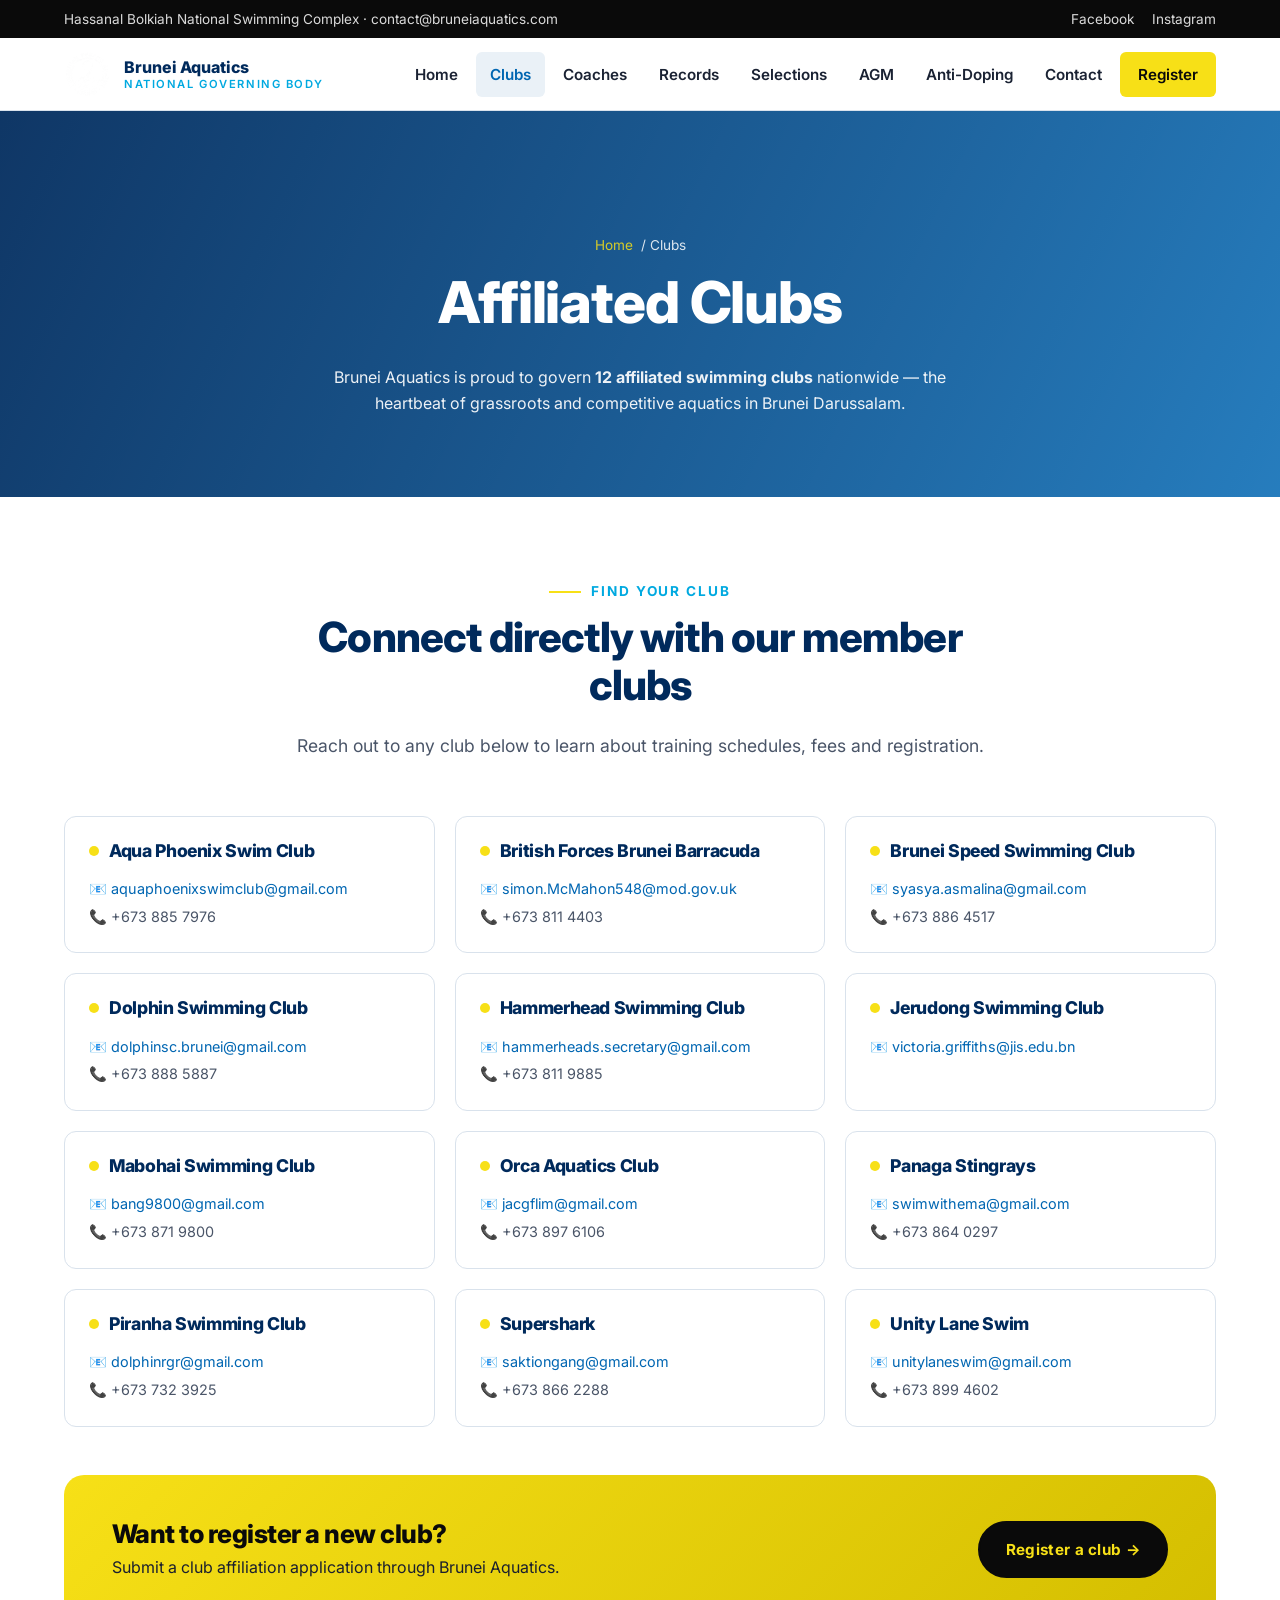
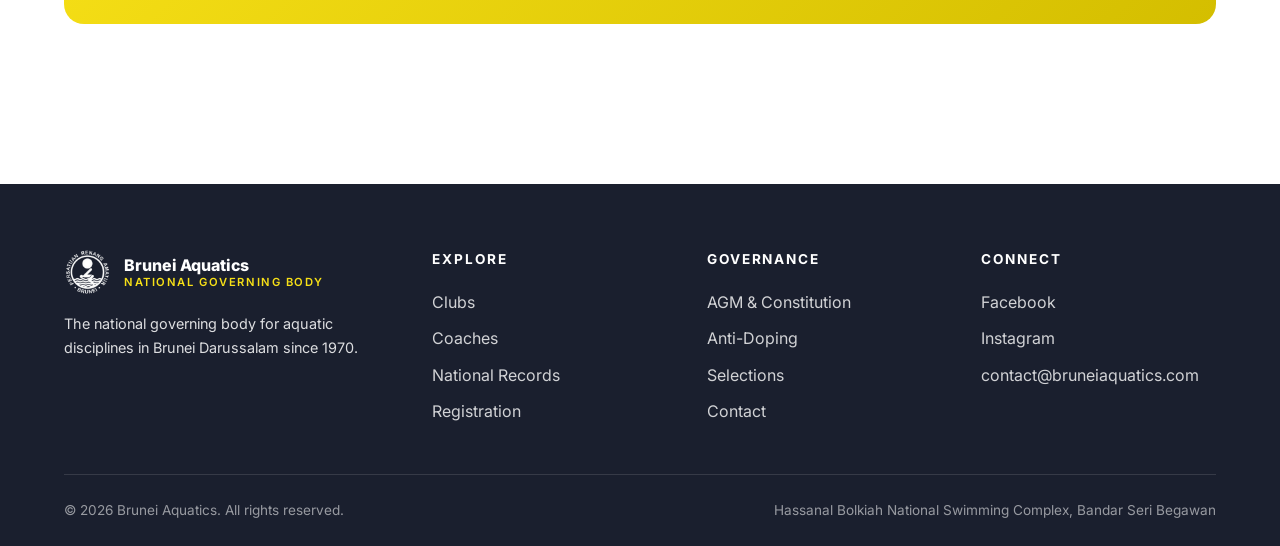
<file: clubs.html>
<!DOCTYPE html>
<html lang="en">
<head>
<meta charset="UTF-8">
<meta name="viewport" content="width=device-width, initial-scale=1.0">
<title>Affiliated Clubs — Brunei Aquatics</title>
<meta name="description" content="Affiliated swimming clubs across Brunei Darussalam, all governed by Brunei Aquatics (BASA).">
<link rel="icon" href="images/logo.png">
<link rel="preconnect" href="https://fonts.googleapis.com">
<link rel="preconnect" href="https://fonts.gstatic.com" crossorigin>
<link href="https://fonts.googleapis.com/css2?family=Inter:wght@400;500;600;700;800;900&display=swap" rel="stylesheet">
<link rel="stylesheet" href="css/styles.css">
</head>
<body>

<div class="topbar">
  <div class="container">
    <div>Hassanal Bolkiah National Swimming Complex · contact@bruneiaquatics.com</div>
    <div class="socials">
      <a href="https://facebook.com/BASABrunei" target="_blank" rel="noopener">Facebook</a>
      <a href="https://instagram.com/bdsa_brunei" target="_blank" rel="noopener">Instagram</a>
    </div>
  </div>
</div>

<header class="site-header">
  <div class="container">
    <nav class="nav">
      <a href="index.html" class="brand">
        <img src="images/logo.png" alt="Brunei Aquatics logo">
        <span class="brand-text">Brunei Aquatics<small>National Governing Body</small></span>
      </a>
      <button class="nav-toggle" aria-label="Toggle navigation" aria-expanded="false">
        <svg viewBox="0 0 24 24" fill="none" stroke="currentColor" stroke-width="2"><line x1="4" y1="6" x2="20" y2="6"/><line x1="4" y1="12" x2="20" y2="12"/><line x1="4" y1="18" x2="20" y2="18"/></svg>
      </button>
      <ul class="nav-links">
        <li><a href="index.html">Home</a></li>
        <li><a href="clubs.html">Clubs</a></li>
        <li><a href="coaches.html">Coaches</a></li>
        <li><a href="records.html">Records</a></li>
        <li><a href="selections.html">Selections</a></li>
        <li><a href="agm.html">AGM</a></li>
        <li><a href="anti-doping.html">Anti-Doping</a></li>
        <li><a href="contact.html">Contact</a></li>
        <li><a href="register.html" class="cta">Register</a></li>
      </ul>
    </nav>
  </div>
</header>

<section class="page-hero">
  <div class="container">
    <div class="breadcrumb"><a href="index.html">Home</a> / Clubs</div>
    <h1>Affiliated Clubs</h1>
    <p style="max-width:680px; margin:14px auto 0; opacity:.92;">Brunei Aquatics is proud to govern <strong>12 affiliated swimming clubs</strong> nationwide — the heartbeat of grassroots and competitive aquatics in Brunei Darussalam.</p>
  </div>
</section>

<section>
  <div class="container">
    <div class="heading-center reveal">
      <span class="section-eyebrow">Find your club</span>
      <h2>Connect directly with our member clubs</h2>
      <p>Reach out to any club below to learn about training schedules, fees and registration.</p>
    </div>

    <div class="clubs-grid">
      <article class="club-card reveal">
        <h3><span class="dot"></span>Aqua Phoenix Swim Club</h3>
        <div class="meta">
          <span>📧 <a href="mailto:aquaphoenixswimclub@gmail.com">aquaphoenixswimclub@gmail.com</a></span>
          <span>📞 +673 885 7976</span>
        </div>
      </article>

      <article class="club-card reveal">
        <h3><span class="dot"></span>British Forces Brunei Barracuda</h3>
        <div class="meta">
          <span>📧 <a href="mailto:simon.McMahon548@mod.gov.uk">simon.McMahon548@mod.gov.uk</a></span>
          <span>📞 +673 811 4403</span>
        </div>
      </article>

      <article class="club-card reveal">
        <h3><span class="dot"></span>Brunei Speed Swimming Club</h3>
        <div class="meta">
          <span>📧 <a href="mailto:syasya.asmalina@gmail.com">syasya.asmalina@gmail.com</a></span>
          <span>📞 +673 886 4517</span>
        </div>
      </article>

      <article class="club-card reveal">
        <h3><span class="dot"></span>Dolphin Swimming Club</h3>
        <div class="meta">
          <span>📧 <a href="mailto:dolphinsc.brunei@gmail.com">dolphinsc.brunei@gmail.com</a></span>
          <span>📞 +673 888 5887</span>
        </div>
      </article>

      <article class="club-card reveal">
        <h3><span class="dot"></span>Hammerhead Swimming Club</h3>
        <div class="meta">
          <span>📧 <a href="mailto:hammerheads.secretary@gmail.com">hammerheads.secretary@gmail.com</a></span>
          <span>📞 +673 811 9885</span>
        </div>
      </article>

      <article class="club-card reveal">
        <h3><span class="dot"></span>Jerudong Swimming Club</h3>
        <div class="meta">
          <span>📧 <a href="mailto:victoria.griffiths@jis.edu.bn">victoria.griffiths@jis.edu.bn</a></span>
        </div>
      </article>

      <article class="club-card reveal">
        <h3><span class="dot"></span>Mabohai Swimming Club</h3>
        <div class="meta">
          <span>📧 <a href="mailto:bang9800@gmail.com">bang9800@gmail.com</a></span>
          <span>📞 +673 871 9800</span>
        </div>
      </article>

      <article class="club-card reveal">
        <h3><span class="dot"></span>Orca Aquatics Club</h3>
        <div class="meta">
          <span>📧 <a href="mailto:jacgflim@gmail.com">jacgflim@gmail.com</a></span>
          <span>📞 +673 897 6106</span>
        </div>
      </article>

      <article class="club-card reveal">
        <h3><span class="dot"></span>Panaga Stingrays</h3>
        <div class="meta">
          <span>📧 <a href="mailto:swimwithema@gmail.com">swimwithema@gmail.com</a></span>
          <span>📞 +673 864 0297</span>
        </div>
      </article>

      <article class="club-card reveal">
        <h3><span class="dot"></span>Piranha Swimming Club</h3>
        <div class="meta">
          <span>📧 <a href="mailto:dolphinrgr@gmail.com">dolphinrgr@gmail.com</a></span>
          <span>📞 +673 732 3925</span>
        </div>
      </article>

      <article class="club-card reveal">
        <h3><span class="dot"></span>Supershark</h3>
        <div class="meta">
          <span>📧 <a href="mailto:saktiongang@gmail.com">saktiongang@gmail.com</a></span>
          <span>📞 +673 866 2288</span>
        </div>
      </article>

      <article class="club-card reveal">
        <h3><span class="dot"></span>Unity Lane Swim</h3>
        <div class="meta">
          <span>📧 <a href="mailto:unitylaneswim@gmail.com">unitylaneswim@gmail.com</a></span>
          <span>📞 +673 899 4602</span>
        </div>
      </article>
    </div>

    <div class="cta-strip reveal mt-48">
      <div>
        <h3>Want to register a new club?</h3>
        <p>Submit a club affiliation application through Brunei Aquatics.</p>
      </div>
      <a href="register.html" class="btn">Register a club →</a>
    </div>
  </div>
</section>

<footer class="footer">
  <div class="container">
    <div class="footer-grid">
      <div class="footer-brand">
        <a href="index.html" class="brand">
          <img src="images/logo.png" alt="" style="height:48px;">
          <span class="brand-text">Brunei Aquatics<small>National Governing Body</small></span>
        </a>
        <p style="margin-top:16px;">The national governing body for aquatic disciplines in Brunei Darussalam since 1970.</p>
      </div>
      <div><h5>Explore</h5><ul>
        <li><a href="clubs.html">Clubs</a></li><li><a href="coaches.html">Coaches</a></li>
        <li><a href="records.html">National Records</a></li><li><a href="register.html">Registration</a></li>
      </ul></div>
      <div><h5>Governance</h5><ul>
        <li><a href="agm.html">AGM &amp; Constitution</a></li><li><a href="anti-doping.html">Anti-Doping</a></li>
        <li><a href="selections.html">Selections</a></li><li><a href="contact.html">Contact</a></li>
      </ul></div>
      <div><h5>Connect</h5><ul>
        <li><a href="https://facebook.com/BASABrunei" target="_blank" rel="noopener">Facebook</a></li>
        <li><a href="https://instagram.com/bdsa_brunei" target="_blank" rel="noopener">Instagram</a></li>
        <li><a href="mailto:contact@bruneiaquatics.com">contact@bruneiaquatics.com</a></li>
      </ul></div>
    </div>
    <div class="footer-bottom">
      <div>© <span id="year"></span> Brunei Aquatics. All rights reserved.</div>
      <div>Hassanal Bolkiah National Swimming Complex, Bandar Seri Begawan</div>
    </div>
  </div>
</footer>
<script src="js/main.js"></script>
</body>
</html>
</file>
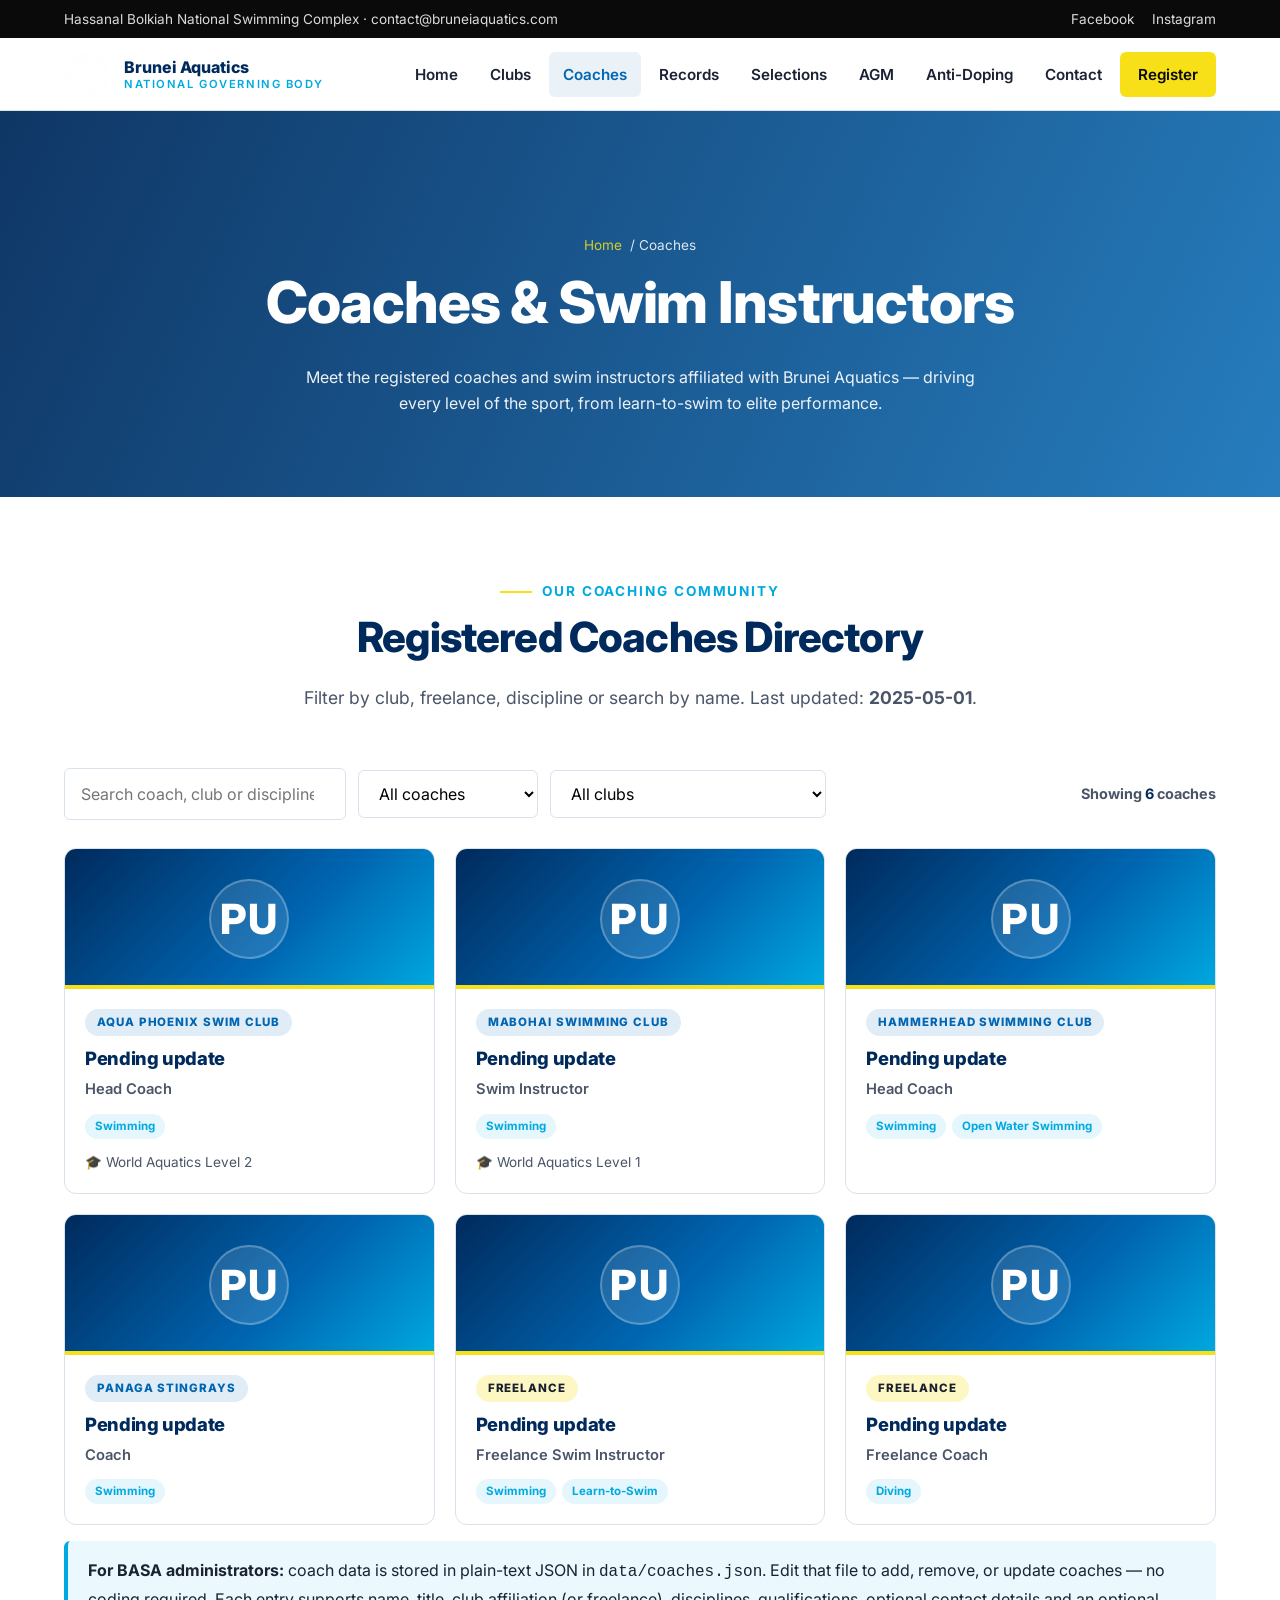
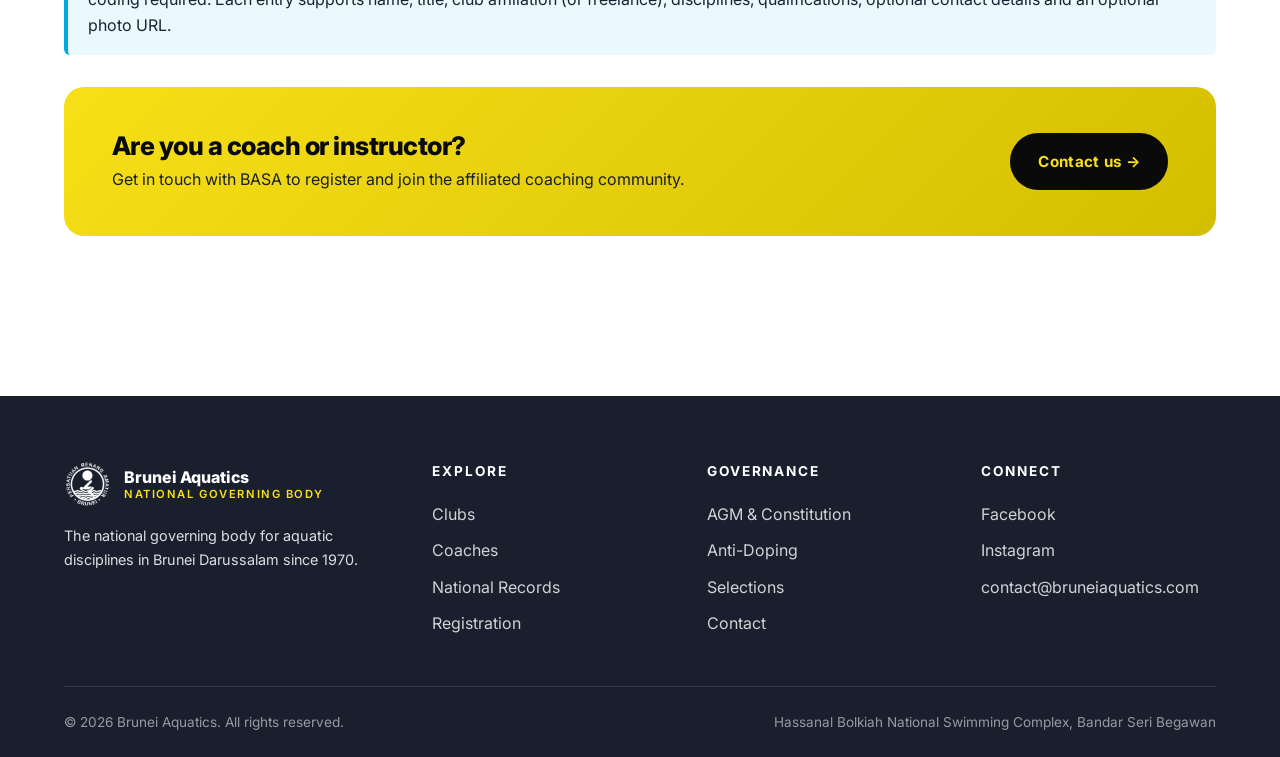
<file: coaches.html>
<!DOCTYPE html>
<html lang="en">
<head>
<meta charset="UTF-8">
<meta name="viewport" content="width=device-width, initial-scale=1.0">
<title>Affiliated Coaches &amp; Swim Instructors — Brunei Aquatics</title>
<meta name="description" content="Registered coaches and swim instructors affiliated with Brunei Aquatics — across clubs and freelance practitioners.">
<link rel="icon" href="images/logo.png">
<link rel="preconnect" href="https://fonts.googleapis.com">
<link rel="preconnect" href="https://fonts.gstatic.com" crossorigin>
<link href="https://fonts.googleapis.com/css2?family=Inter:wght@400;500;600;700;800;900&display=swap" rel="stylesheet">
<link rel="stylesheet" href="css/styles.css">
<style>
  /* Page-specific styles for the coaches grid */
  .coaches-toolbar {
    display: flex; gap: 12px; flex-wrap: wrap; align-items: center;
    margin-bottom: 28px;
  }
  .coaches-toolbar input,
  .coaches-toolbar select {
    padding: 12px 16px;
    border: 1px solid var(--c-border);
    border-radius: var(--radius-sm);
    font: inherit;
    background: white;
    min-width: 180px;
  }
  .coaches-toolbar input:focus,
  .coaches-toolbar select:focus {
    outline: none;
    border-color: var(--c-blue-700);
    box-shadow: 0 0 0 3px rgba(0, 102, 178, .15);
  }
  .coaches-count {
    margin-left: auto;
    font-weight: 700;
    color: var(--c-text-soft);
    font-size: .9rem;
  }
  .coaches-count span { color: var(--c-blue-900); }

  .coaches-grid {
    display: grid;
    grid-template-columns: repeat(auto-fit, minmax(290px, 1fr));
    gap: 20px;
  }

  .coach-card {
    background: white;
    border: 1px solid var(--c-border);
    border-radius: var(--radius);
    overflow: hidden;
    transition: transform .25s var(--ease), box-shadow .25s var(--ease);
    display: flex;
    flex-direction: column;
  }
  .coach-card:hover {
    transform: translateY(-3px);
    box-shadow: var(--shadow);
  }

  .coach-avatar {
    height: 140px;
    background: linear-gradient(135deg, var(--c-blue-900), var(--c-blue-700) 60%, var(--c-cyan));
    display: grid;
    place-items: center;
    position: relative;
    overflow: hidden;
  }
  .coach-avatar::after {
    content: "";
    position: absolute; left: 0; right: 0; bottom: 0; height: 4px;
    background: var(--c-yellow);
  }
  .coach-avatar img {
    width: 100%; height: 100%; object-fit: cover;
  }
  .coach-avatar .initials {
    font-family: var(--font-display);
    font-size: 2.6rem;
    font-weight: 800;
    color: white;
    letter-spacing: .04em;
    background: rgba(255, 255, 255, .12);
    width: 80px; height: 80px;
    border-radius: 50%;
    display: grid; place-items: center;
    border: 2px solid rgba(255, 255, 255, .25);
  }

  .coach-body {
    padding: 20px;
    display: flex;
    flex-direction: column;
    gap: 8px;
    flex: 1;
  }

  .coach-tag {
    align-self: flex-start;
    display: inline-block;
    padding: 4px 12px;
    border-radius: 999px;
    font-size: .72rem;
    font-weight: 800;
    letter-spacing: .08em;
    text-transform: uppercase;
    margin-bottom: 4px;
  }
  .tag-club {
    background: rgba(0, 102, 178, .12);
    color: var(--c-blue-700);
  }
  .tag-freelance {
    background: rgba(247, 224, 23, .25);
    color: var(--c-charcoal);
  }

  .coach-card h3 {
    margin: 0;
    font-size: 1.15rem;
    color: var(--c-blue-900);
  }

  .coach-title {
    color: var(--c-text-soft);
    font-size: .92rem;
    font-weight: 600;
  }

  .disciplines {
    display: flex;
    gap: 6px;
    flex-wrap: wrap;
    margin-top: 4px;
  }
  .discipline-pill {
    font-size: .72rem;
    font-weight: 700;
    color: var(--c-cyan);
    background: rgba(0, 169, 224, .1);
    padding: 3px 10px;
    border-radius: 999px;
  }

  .qual {
    font-size: .85rem;
    color: var(--c-text-soft);
    margin-top: 4px;
  }

  .contact {
    display: flex;
    flex-direction: column;
    gap: 4px;
    margin-top: 8px;
    padding-top: 12px;
    border-top: 1px solid var(--c-border);
    font-size: .85rem;
  }
  .contact a { color: var(--c-blue-700); }

  .no-results {
    grid-column: 1 / -1;
    padding: 60px 30px;
    text-align: center;
    background: white;
    border: 1px dashed var(--c-border);
    border-radius: var(--radius);
    color: var(--c-text-muted);
  }
</style>
</head>
<body>

<div class="topbar">
  <div class="container">
    <div>Hassanal Bolkiah National Swimming Complex · contact@bruneiaquatics.com</div>
    <div class="socials">
      <a href="https://facebook.com/BASABrunei" target="_blank" rel="noopener">Facebook</a>
      <a href="https://instagram.com/bdsa_brunei" target="_blank" rel="noopener">Instagram</a>
    </div>
  </div>
</div>

<header class="site-header">
  <div class="container">
    <nav class="nav">
      <a href="index.html" class="brand">
        <img src="images/logo.png" alt="Brunei Aquatics logo">
        <span class="brand-text">Brunei Aquatics<small>National Governing Body</small></span>
      </a>
      <button class="nav-toggle" aria-label="Toggle navigation" aria-expanded="false">
        <svg viewBox="0 0 24 24" fill="none" stroke="currentColor" stroke-width="2"><line x1="4" y1="6" x2="20" y2="6"/><line x1="4" y1="12" x2="20" y2="12"/><line x1="4" y1="18" x2="20" y2="18"/></svg>
      </button>
      <ul class="nav-links">
        <li><a href="index.html">Home</a></li>
        <li><a href="clubs.html">Clubs</a></li>
        <li><a href="coaches.html">Coaches</a></li>
        <li><a href="records.html">Records</a></li>
        <li><a href="selections.html">Selections</a></li>
        <li><a href="agm.html">AGM</a></li>
        <li><a href="anti-doping.html">Anti-Doping</a></li>
        <li><a href="contact.html">Contact</a></li>
        <li><a href="register.html" class="cta">Register</a></li>
      </ul>
    </nav>
  </div>
</header>

<section class="page-hero">
  <div class="container">
    <div class="breadcrumb"><a href="index.html">Home</a> / Coaches</div>
    <h1>Coaches &amp; Swim Instructors</h1>
    <p style="max-width:680px; margin:14px auto 0; opacity:.92;">Meet the registered coaches and swim instructors affiliated with Brunei Aquatics — driving every level of the sport, from learn-to-swim to elite performance.</p>
  </div>
</section>

<section>
  <div class="container">
    <div class="heading-center reveal">
      <span class="section-eyebrow">Our coaching community</span>
      <h2>Registered Coaches Directory</h2>
      <p>Filter by club, freelance, discipline or search by name. Last updated: <strong id="coaches-updated">—</strong>.</p>
    </div>

    <div class="coaches-toolbar reveal">
      <input type="search" id="coaches-search" placeholder="Search coach, club or discipline…">
      <select id="coaches-type">
        <option value="">All coaches</option>
        <option value="club">Club-affiliated</option>
        <option value="freelance">Freelance</option>
      </select>
      <select id="coaches-club">
        <option value="">All clubs</option>
      </select>
      <span class="coaches-count">Showing <span id="coaches-count">0</span> coaches</span>
    </div>

    <div class="coaches-grid reveal" id="coaches-grid">
      <div class="no-results">Loading coaches…</div>
    </div>

    <div class="note-box info mt-32">
      <strong>For BASA administrators:</strong> coach data is stored in plain-text JSON in <code>data/coaches.json</code>.
      Edit that file to add, remove, or update coaches — no coding required. Each entry supports name, title, club affiliation
      (or freelance), disciplines, qualifications, optional contact details and an optional photo URL.
    </div>

    <div class="cta-strip reveal mt-32">
      <div>
        <h3>Are you a coach or instructor?</h3>
        <p>Get in touch with BASA to register and join the affiliated coaching community.</p>
      </div>
      <a href="contact.html" class="btn">Contact us →</a>
    </div>
  </div>
</section>

<footer class="footer">
  <div class="container">
    <div class="footer-grid">
      <div class="footer-brand">
        <a href="index.html" class="brand">
          <img src="images/logo.png" alt="" style="height:48px;">
          <span class="brand-text">Brunei Aquatics<small>National Governing Body</small></span>
        </a>
        <p style="margin-top:16px;">The national governing body for aquatic disciplines in Brunei Darussalam since 1970.</p>
      </div>
      <div><h5>Explore</h5><ul>
        <li><a href="clubs.html">Clubs</a></li><li><a href="coaches.html">Coaches</a></li>
        <li><a href="records.html">National Records</a></li><li><a href="register.html">Registration</a></li>
      </ul></div>
      <div><h5>Governance</h5><ul>
        <li><a href="agm.html">AGM &amp; Constitution</a></li><li><a href="anti-doping.html">Anti-Doping</a></li>
        <li><a href="selections.html">Selections</a></li><li><a href="contact.html">Contact</a></li>
      </ul></div>
      <div><h5>Connect</h5><ul>
        <li><a href="https://facebook.com/BASABrunei" target="_blank" rel="noopener">Facebook</a></li>
        <li><a href="https://instagram.com/bdsa_brunei" target="_blank" rel="noopener">Instagram</a></li>
        <li><a href="mailto:contact@bruneiaquatics.com">contact@bruneiaquatics.com</a></li>
      </ul></div>
    </div>
    <div class="footer-bottom">
      <div>© <span id="year"></span> Brunei Aquatics. All rights reserved.</div>
      <div>Hassanal Bolkiah National Swimming Complex, Bandar Seri Begawan</div>
    </div>
  </div>
</footer>

<script src="js/main.js"></script>
<script src="js/coaches.js"></script>
</body>
</html>
</file>
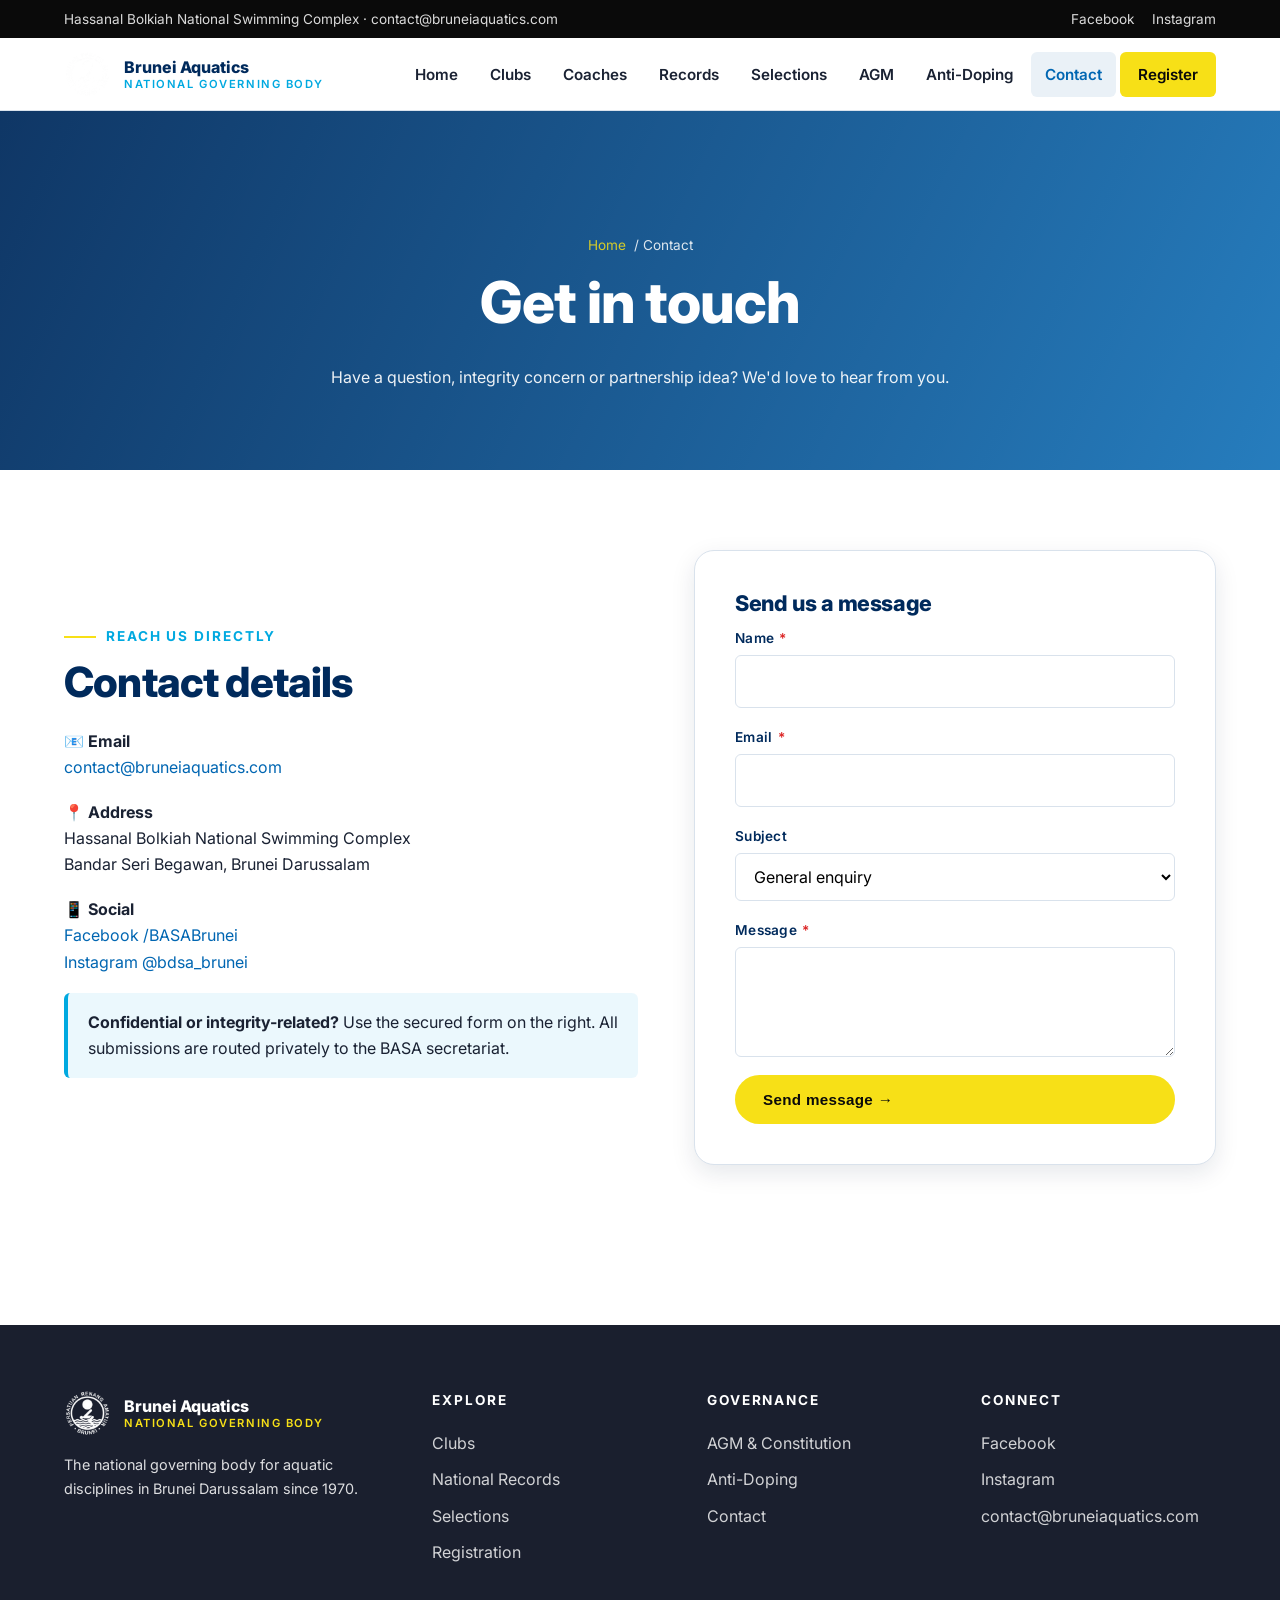
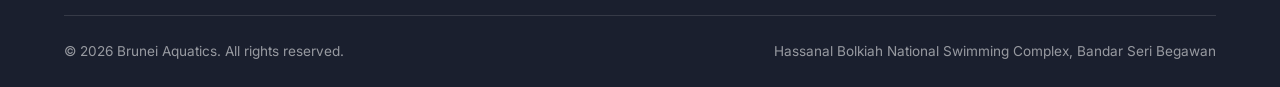
<file: contact.html>
<!DOCTYPE html>
<html lang="en">
<head>
<meta charset="UTF-8">
<meta name="viewport" content="width=device-width, initial-scale=1.0">
<title>Contact — Brunei Aquatics</title>
<meta name="description" content="Get in touch with Brunei Aquatics — secured contact form, email and social channels.">
<link rel="icon" href="images/logo.png">
<link rel="preconnect" href="https://fonts.googleapis.com">
<link rel="preconnect" href="https://fonts.gstatic.com" crossorigin>
<link href="https://fonts.googleapis.com/css2?family=Inter:wght@400;500;600;700;800;900&display=swap" rel="stylesheet">
<link rel="stylesheet" href="css/styles.css">
</head>
<body>

<div class="topbar">
  <div class="container">
    <div>Hassanal Bolkiah National Swimming Complex · contact@bruneiaquatics.com</div>
    <div class="socials">
      <a href="https://facebook.com/BASABrunei" target="_blank" rel="noopener">Facebook</a>
      <a href="https://instagram.com/bdsa_brunei" target="_blank" rel="noopener">Instagram</a>
    </div>
  </div>
</div>

<header class="site-header">
  <div class="container">
    <nav class="nav">
      <a href="index.html" class="brand">
        <img src="images/logo.png" alt="Brunei Aquatics logo">
        <span class="brand-text">Brunei Aquatics<small>National Governing Body</small></span>
      </a>
      <button class="nav-toggle" aria-label="Toggle navigation" aria-expanded="false">
        <svg viewBox="0 0 24 24" fill="none" stroke="currentColor" stroke-width="2"><line x1="4" y1="6" x2="20" y2="6"/><line x1="4" y1="12" x2="20" y2="12"/><line x1="4" y1="18" x2="20" y2="18"/></svg>
      </button>
      <ul class="nav-links">
        <li><a href="index.html">Home</a></li>
        <li><a href="clubs.html">Clubs</a></li>
        <li><a href="coaches.html">Coaches</a></li>
        <li><a href="records.html">Records</a></li>
        <li><a href="selections.html">Selections</a></li>
        <li><a href="agm.html">AGM</a></li>
        <li><a href="anti-doping.html">Anti-Doping</a></li>
        <li><a href="contact.html">Contact</a></li>
        <li><a href="register.html" class="cta">Register</a></li>
      </ul>
    </nav>
  </div>
</header>

<section class="page-hero">
  <div class="container">
    <div class="breadcrumb"><a href="index.html">Home</a> / Contact</div>
    <h1>Get in touch</h1>
    <p style="max-width:680px; margin:14px auto 0; opacity:.92;">Have a question, integrity concern or partnership idea? We'd love to hear from you.</p>
  </div>
</section>

<section>
  <div class="container">
    <div class="split-grid">
      <div class="reveal">
        <span class="section-eyebrow">Reach us directly</span>
        <h2>Contact details</h2>
        <ul class="bullet-list" style="list-style:none; padding:0;">
          <li style="margin-bottom:18px;"><strong>📧 Email</strong><br><a href="mailto:contact@bruneiaquatics.com">contact@bruneiaquatics.com</a></li>
          <li style="margin-bottom:18px;"><strong>📍 Address</strong><br>Hassanal Bolkiah National Swimming Complex<br>Bandar Seri Begawan, Brunei Darussalam</li>
          <li style="margin-bottom:18px;"><strong>📱 Social</strong><br>
            <a href="https://facebook.com/BASABrunei" target="_blank" rel="noopener">Facebook /BASABrunei</a><br>
            <a href="https://instagram.com/bdsa_brunei" target="_blank" rel="noopener">Instagram @bdsa_brunei</a>
          </li>
        </ul>
        <div class="note-box info">
          <strong>Confidential or integrity-related?</strong> Use the secured form on the right. All submissions are routed privately to the BASA secretariat.
        </div>
      </div>

      <div class="reveal">
        <div class="form-shell">
          <h3 style="margin-top:0;">Send us a message</h3>
          <div class="form-success" id="contact-success">✅ Thank you — your message has been sent. We'll be in touch shortly.</div>
          <!-- Replace YOUR_FORM_ID with a free Formspree endpoint (formspree.io) once set up -->
          <form id="contact-form" action="https://formspree.io/f/xvzlgkkl" method="POST">
            <input type="hidden" name="_subject" value="New contact message via bruneiaquatics website">
            <div class="form-grid">
              <div class="field full">
                <label>Name <span class="req">*</span></label>
                <input type="text" name="name" required>
              </div>
              <div class="field full">
                <label>Email <span class="req">*</span></label>
                <input type="email" name="email" required>
              </div>
              <div class="field full">
                <label>Subject</label>
                <select name="subject">
                  <option>General enquiry</option>
                  <option>Club affiliation</option>
                  <option>Selections / qualifying</option>
                  <option>Records ratification</option>
                  <option>Integrity / confidential</option>
                  <option>Media / partnerships</option>
                </select>
              </div>
              <div class="field full">
                <label>Message <span class="req">*</span></label>
                <textarea name="message" required></textarea>
              </div>
              <div class="field full">
                <button type="submit" class="btn btn-primary">Send message →</button>
              </div>
            </div>
          </form>
        </div>
      </div>
    </div>
  </div>
</section>

<footer class="footer">
  <div class="container">
    <div class="footer-grid">
      <div class="footer-brand">
        <a href="index.html" class="brand">
          <img src="images/logo.png" alt="" style="height:48px;">
          <span class="brand-text">Brunei Aquatics<small>National Governing Body</small></span>
        </a>
        <p style="margin-top:16px;">The national governing body for aquatic disciplines in Brunei Darussalam since 1970.</p>
      </div>
      <div><h5>Explore</h5><ul>
        <li><a href="clubs.html">Clubs</a></li><li><a href="records.html">National Records</a></li>
        <li><a href="selections.html">Selections</a></li><li><a href="register.html">Registration</a></li>
      </ul></div>
      <div><h5>Governance</h5><ul>
        <li><a href="agm.html">AGM &amp; Constitution</a></li><li><a href="anti-doping.html">Anti-Doping</a></li>
        <li><a href="contact.html">Contact</a></li>
      </ul></div>
      <div><h5>Connect</h5><ul>
        <li><a href="https://facebook.com/BASABrunei" target="_blank" rel="noopener">Facebook</a></li>
        <li><a href="https://instagram.com/bdsa_brunei" target="_blank" rel="noopener">Instagram</a></li>
        <li><a href="mailto:contact@bruneiaquatics.com">contact@bruneiaquatics.com</a></li>
      </ul></div>
    </div>
    <div class="footer-bottom">
      <div>© <span id="year"></span> Brunei Aquatics. All rights reserved.</div>
      <div>Hassanal Bolkiah National Swimming Complex, Bandar Seri Begawan</div>
    </div>
  </div>
</footer>

<script src="js/main.js"></script>
<script>
  document.getElementById('contact-form').addEventListener('submit', async function(e) {
    e.preventDefault();
    const form = e.target;
    const success = document.getElementById('contact-success');
    try {
      const res = await fetch(form.action, {
        method: 'POST', body: new FormData(form),
        headers: { 'Accept': 'application/json' }
      });
      if (res.ok) { form.reset(); success.classList.add('show'); window.scrollTo({ top: success.offsetTop - 100, behavior: 'smooth' }); }
      else { alert('Sorry, your message could not be sent. Please email contact@bruneiaquatics.com directly.'); }
    } catch (err) {
      alert('Network error. Please email contact@bruneiaquatics.com directly.');
    }
  });
</script>
</body>
</html>
</file>
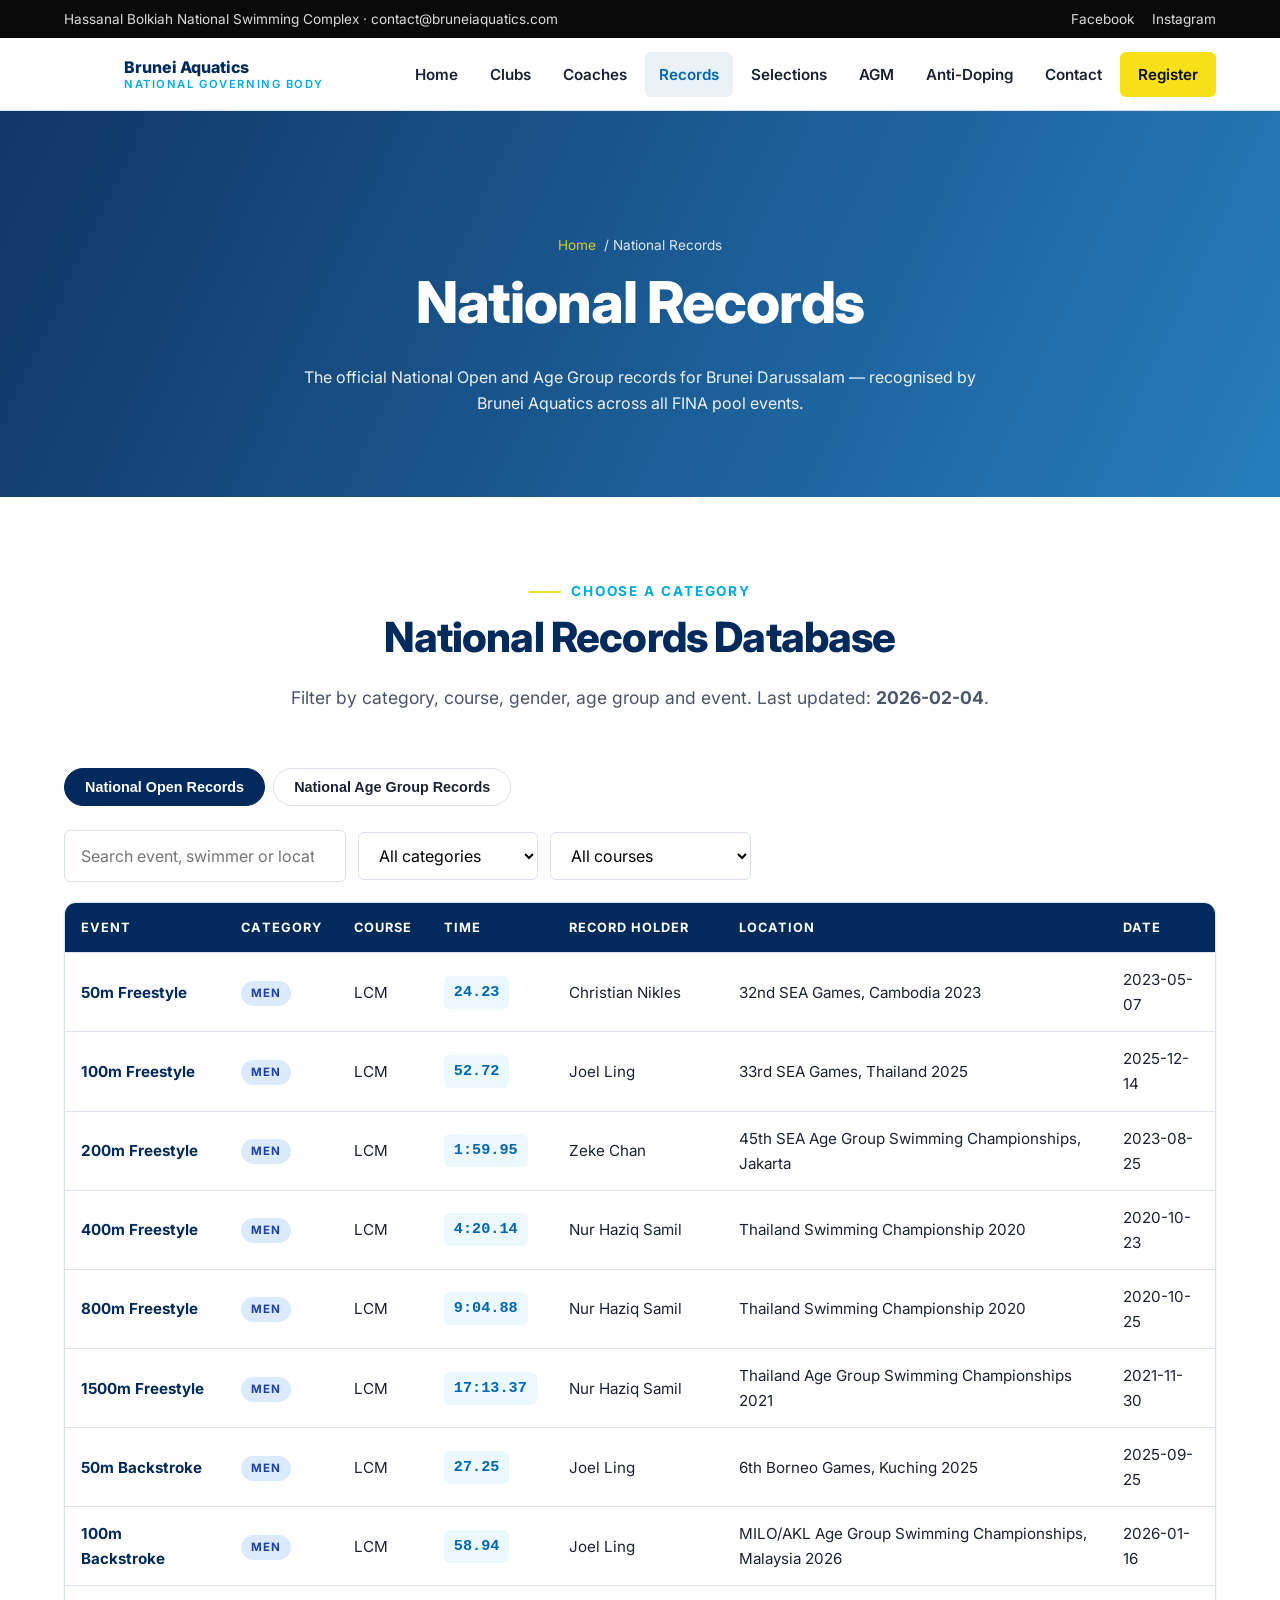
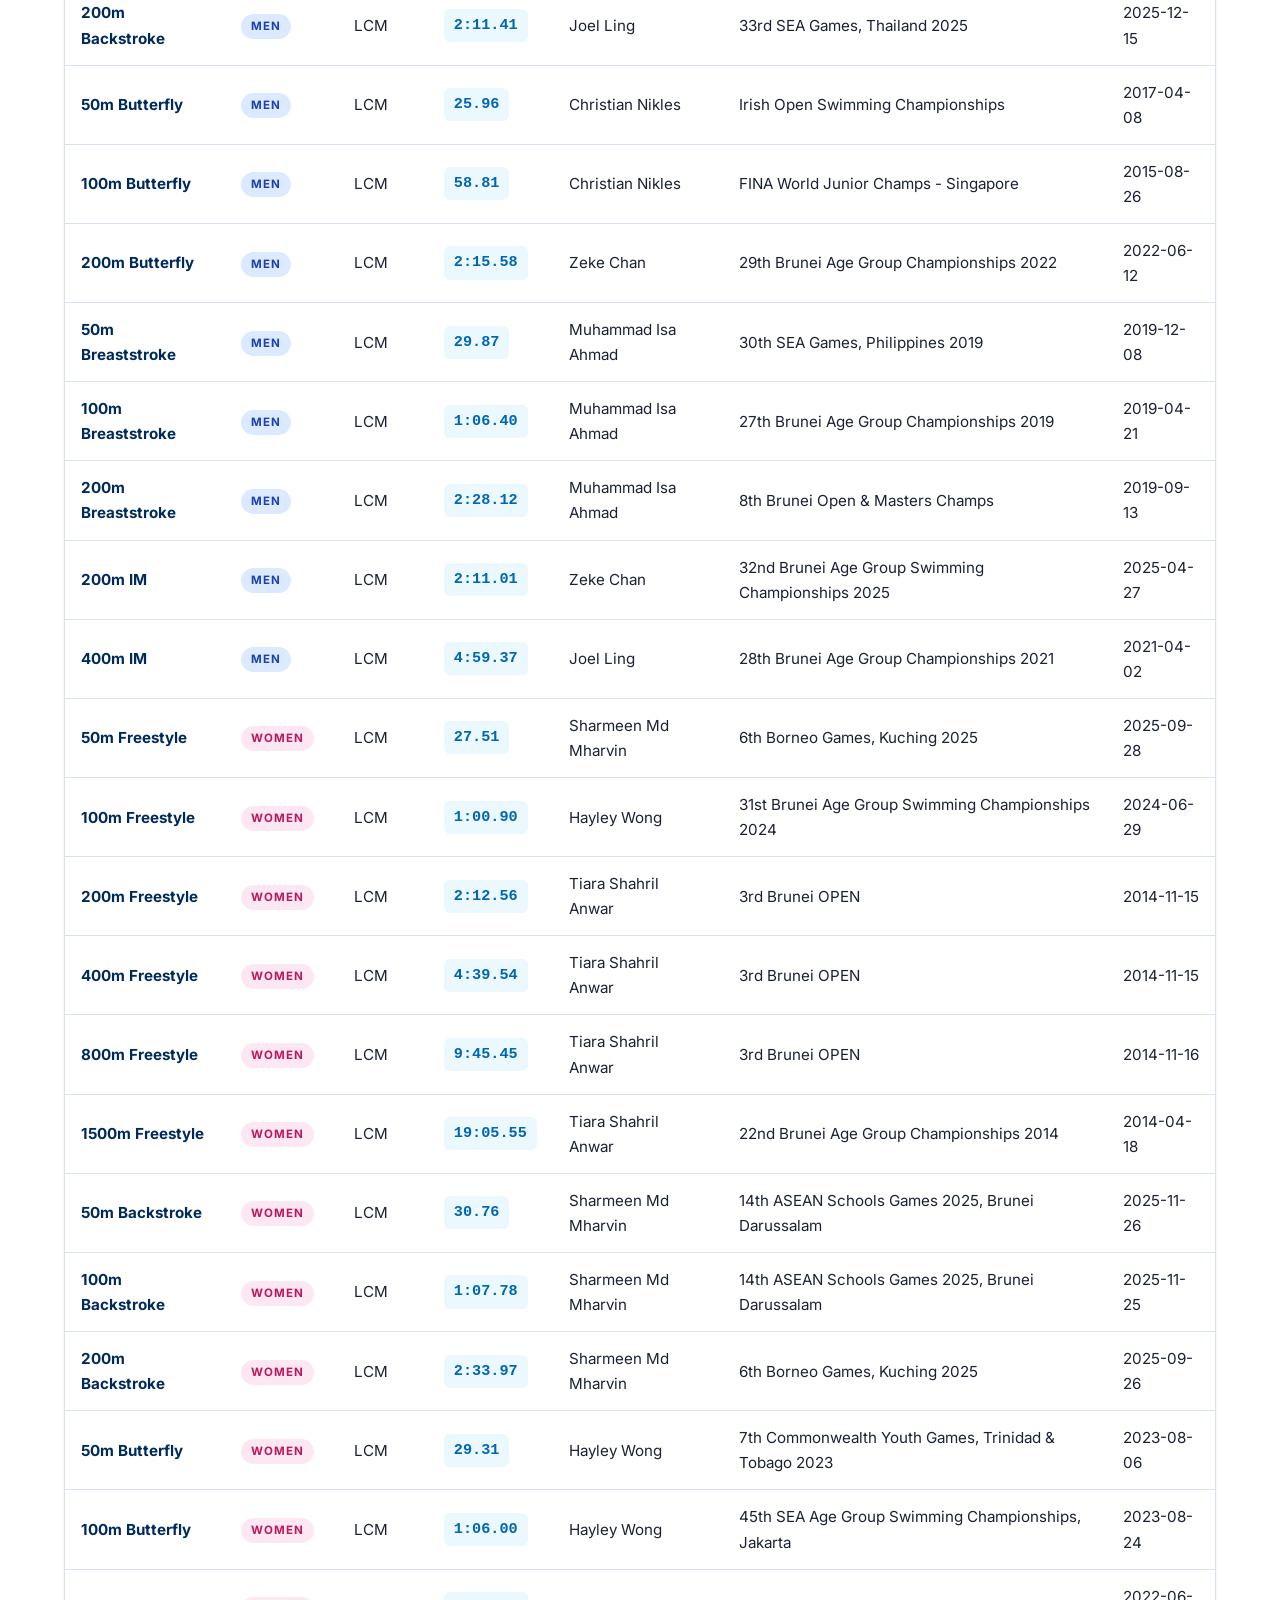
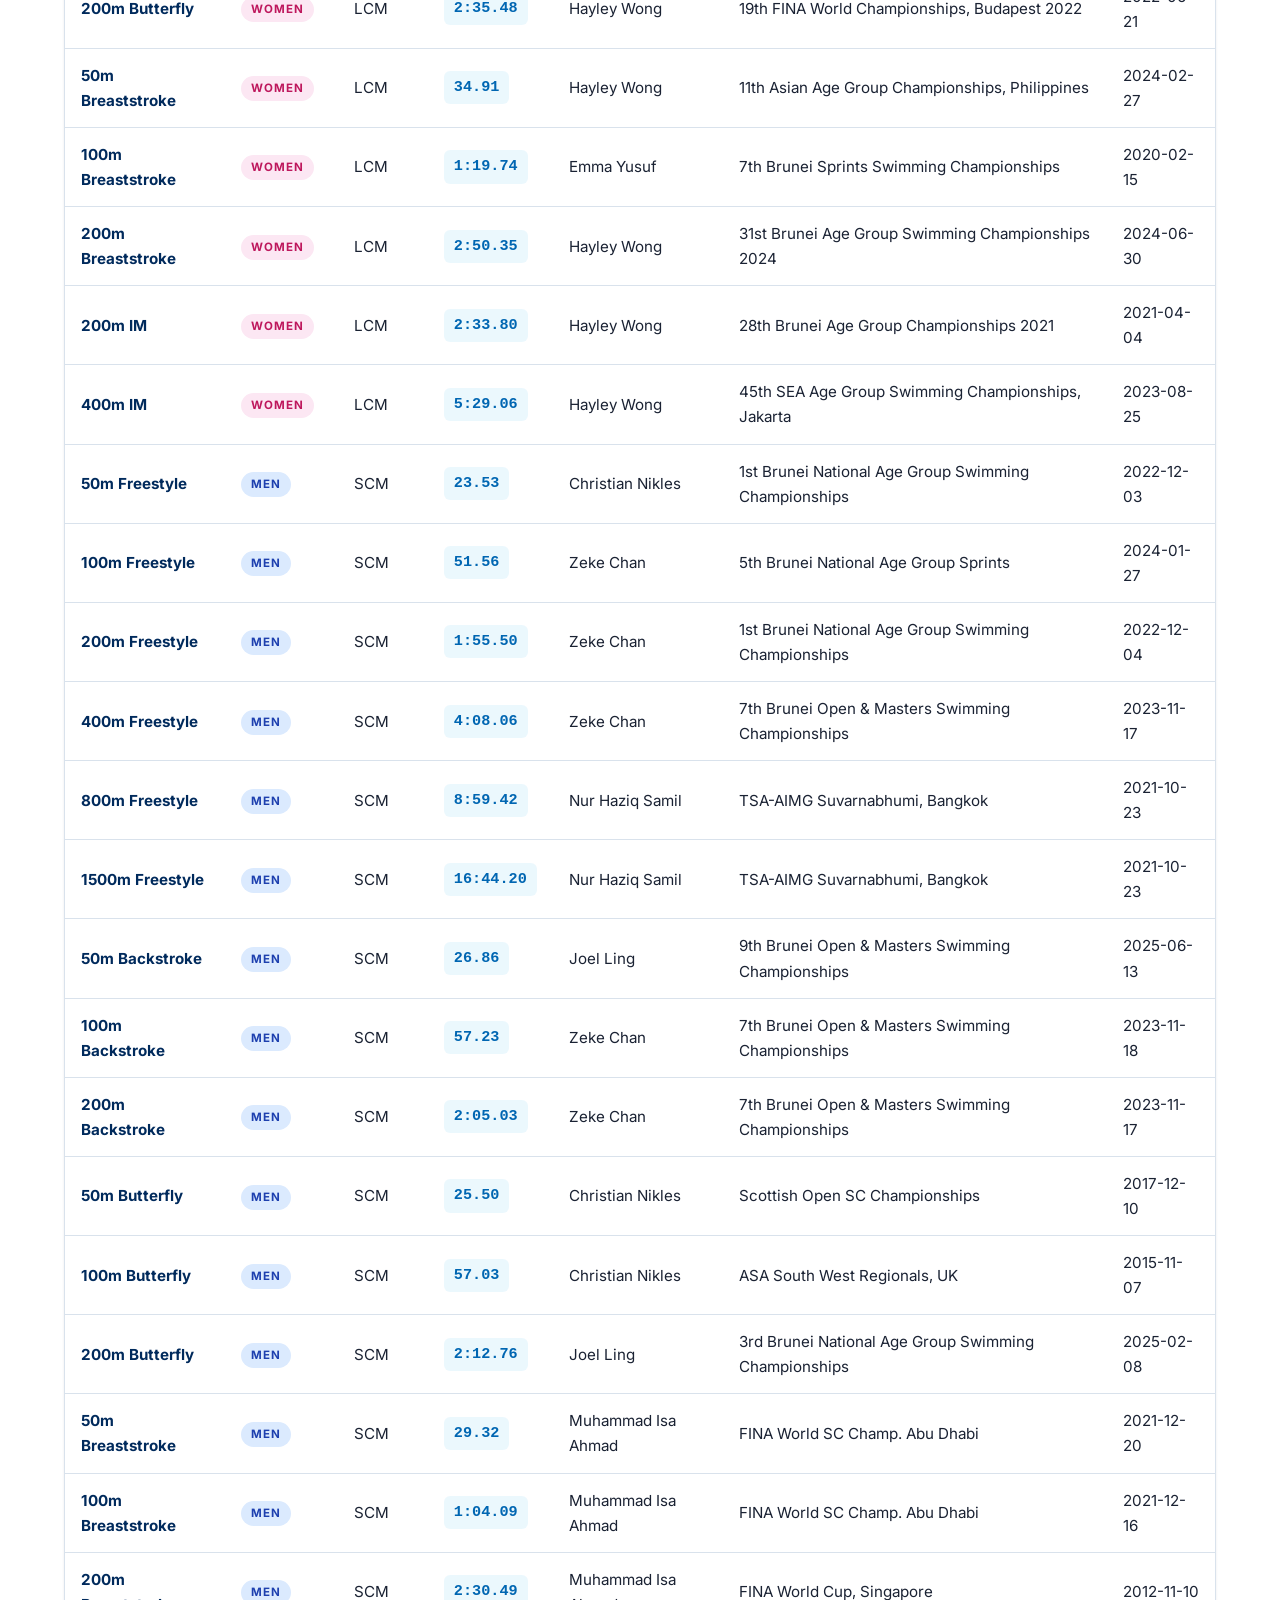
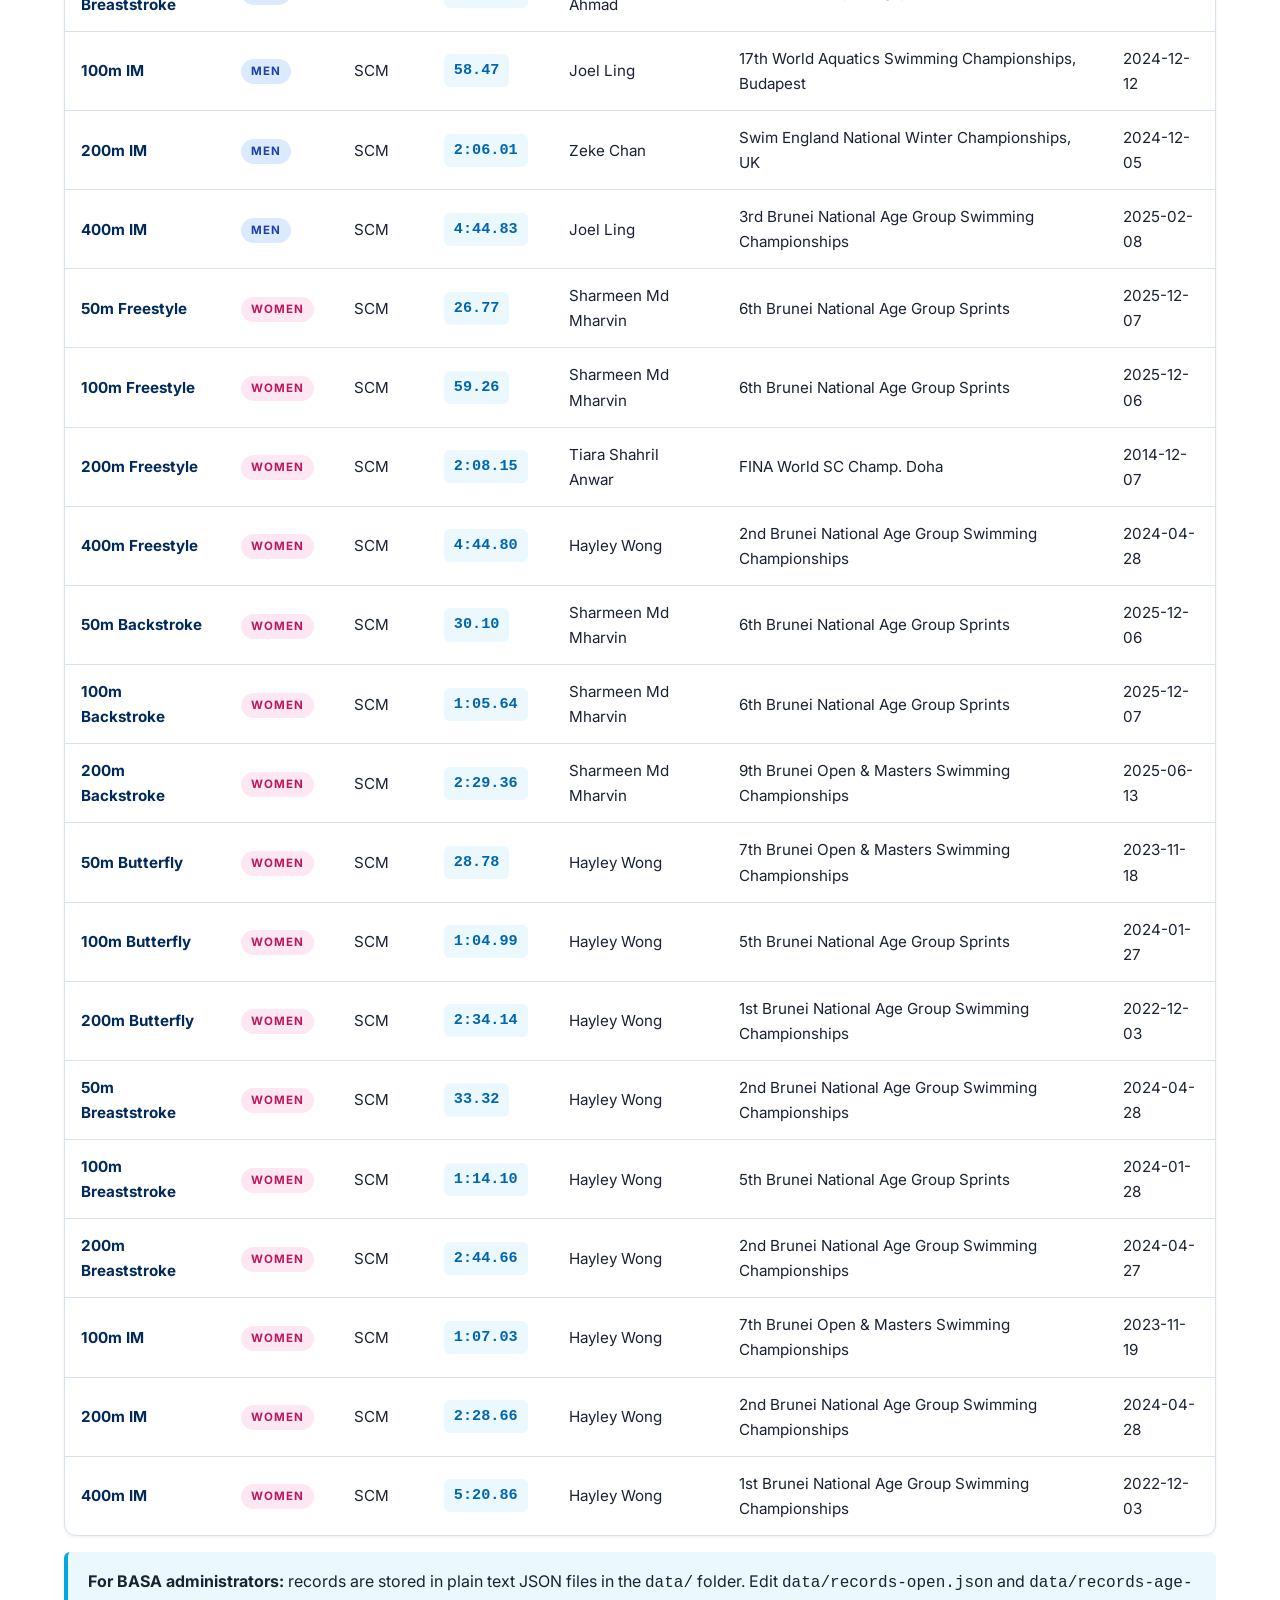
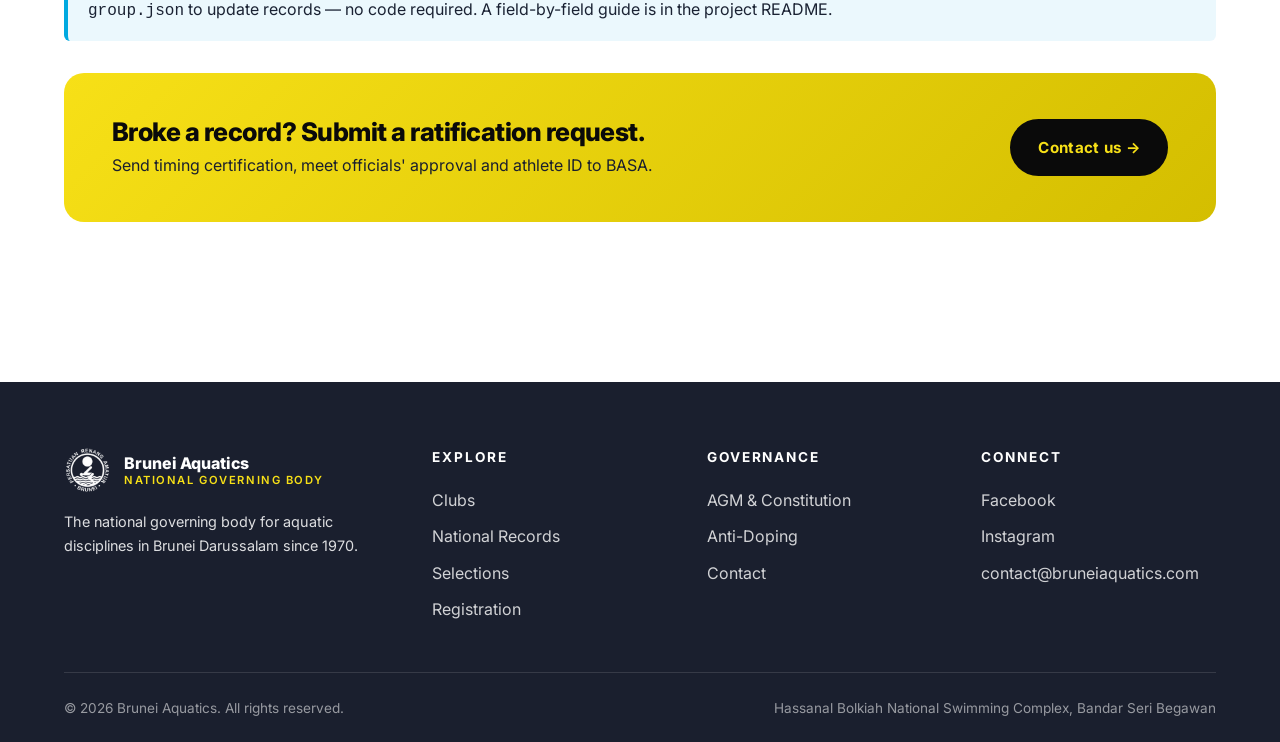
<file: records.html>
<!DOCTYPE html>
<html lang="en">
<head>
<meta charset="UTF-8">
<meta name="viewport" content="width=device-width, initial-scale=1.0">
<title>National Records — Brunei Aquatics</title>
<meta name="description" content="National Open and National Age Group swimming records — Brunei Aquatics (BASA).">
<link rel="icon" href="images/logo.png">
<link rel="preconnect" href="https://fonts.googleapis.com">
<link rel="preconnect" href="https://fonts.gstatic.com" crossorigin>
<link href="https://fonts.googleapis.com/css2?family=Inter:wght@400;500;600;700;800;900&display=swap" rel="stylesheet">
<link rel="stylesheet" href="css/styles.css">
</head>
<body>

<div class="topbar">
  <div class="container">
    <div>Hassanal Bolkiah National Swimming Complex · contact@bruneiaquatics.com</div>
    <div class="socials">
      <a href="https://facebook.com/BASABrunei" target="_blank" rel="noopener">Facebook</a>
      <a href="https://instagram.com/bdsa_brunei" target="_blank" rel="noopener">Instagram</a>
    </div>
  </div>
</div>

<header class="site-header">
  <div class="container">
    <nav class="nav">
      <a href="index.html" class="brand">
        <img src="images/logo.png" alt="Brunei Aquatics logo">
        <span class="brand-text">Brunei Aquatics<small>National Governing Body</small></span>
      </a>
      <button class="nav-toggle" aria-label="Toggle navigation" aria-expanded="false">
        <svg viewBox="0 0 24 24" fill="none" stroke="currentColor" stroke-width="2"><line x1="4" y1="6" x2="20" y2="6"/><line x1="4" y1="12" x2="20" y2="12"/><line x1="4" y1="18" x2="20" y2="18"/></svg>
      </button>
      <ul class="nav-links">
        <li><a href="index.html">Home</a></li>
        <li><a href="clubs.html">Clubs</a></li>
        <li><a href="coaches.html">Coaches</a></li>
        <li><a href="records.html">Records</a></li>
        <li><a href="selections.html">Selections</a></li>
        <li><a href="agm.html">AGM</a></li>
        <li><a href="anti-doping.html">Anti-Doping</a></li>
        <li><a href="contact.html">Contact</a></li>
        <li><a href="register.html" class="cta">Register</a></li>
      </ul>
    </nav>
  </div>
</header>

<section class="page-hero">
  <div class="container">
    <div class="breadcrumb"><a href="index.html">Home</a> / National Records</div>
    <h1>National Records</h1>
    <p style="max-width:680px; margin:14px auto 0; opacity:.92;">The official National Open and Age Group records for Brunei Darussalam — recognised by Brunei Aquatics across all FINA pool events.</p>
  </div>
</section>

<section>
  <div class="container">
    <div class="heading-center reveal">
      <span class="section-eyebrow">Choose a category</span>
      <h2>National Records Database</h2>
      <p>Filter by category, course, gender, age group and event. Last updated: <strong id="records-updated">—</strong>.</p>
    </div>

    <div id="records-tabs" class="records-tabs reveal">
      <button class="tab-btn active" data-set="open">National Open Records</button>
      <button class="tab-btn" data-set="age">National Age Group Records</button>
    </div>

    <div class="records-controls reveal">
      <input type="search" id="records-search" placeholder="Search event, swimmer or location…">
      <select id="records-gender">
        <option value="">All categories</option>
        <option value="M">Men</option>
        <option value="F">Women</option>
      </select>
      <select id="records-course">
        <option value="">All courses</option>
        <option value="LCM">Long Course (50m)</option>
        <option value="SCM">Short Course (25m)</option>
      </select>
      <span id="age-wrap" style="display:none;">
        <select id="records-age"></select>
      </span>
    </div>

    <div class="records-table-wrap reveal">
      <table class="records-table" id="records-table">
        <thead>
          <tr>
            <th>Event</th><th>Category</th><th>Course</th>
            <th>Time</th><th>Record Holder</th><th>Location</th><th>Date</th>
          </tr>
        </thead>
        <tbody>
          <tr><td colspan="7" style="padding:30px; text-align:center; color:#6b7280;">Loading records…</td></tr>
        </tbody>
      </table>
    </div>

    <div class="note-box info mt-32">
      <strong>For BASA administrators:</strong> records are stored in plain text JSON files in the <code>data/</code> folder.
      Edit <code>data/records-open.json</code> and <code>data/records-age-group.json</code> to update records — no code required.
      A field-by-field guide is in the project README.
    </div>

    <div class="cta-strip reveal mt-32">
      <div>
        <h3>Broke a record? Submit a ratification request.</h3>
        <p>Send timing certification, meet officials' approval and athlete ID to BASA.</p>
      </div>
      <a href="contact.html" class="btn">Contact us →</a>
    </div>
  </div>
</section>

<footer class="footer">
  <div class="container">
    <div class="footer-grid">
      <div class="footer-brand">
        <a href="index.html" class="brand">
          <img src="images/logo.png" alt="" style="height:48px;">
          <span class="brand-text">Brunei Aquatics<small>National Governing Body</small></span>
        </a>
        <p style="margin-top:16px;">The national governing body for aquatic disciplines in Brunei Darussalam since 1970.</p>
      </div>
      <div><h5>Explore</h5><ul>
        <li><a href="clubs.html">Clubs</a></li><li><a href="records.html">National Records</a></li>
        <li><a href="selections.html">Selections</a></li><li><a href="register.html">Registration</a></li>
      </ul></div>
      <div><h5>Governance</h5><ul>
        <li><a href="agm.html">AGM &amp; Constitution</a></li><li><a href="anti-doping.html">Anti-Doping</a></li>
        <li><a href="contact.html">Contact</a></li>
      </ul></div>
      <div><h5>Connect</h5><ul>
        <li><a href="https://facebook.com/BASABrunei" target="_blank" rel="noopener">Facebook</a></li>
        <li><a href="https://instagram.com/bdsa_brunei" target="_blank" rel="noopener">Instagram</a></li>
        <li><a href="mailto:contact@bruneiaquatics.com">contact@bruneiaquatics.com</a></li>
      </ul></div>
    </div>
    <div class="footer-bottom">
      <div>© <span id="year"></span> Brunei Aquatics. All rights reserved.</div>
      <div>Hassanal Bolkiah National Swimming Complex, Bandar Seri Begawan</div>
    </div>
  </div>
</footer>
<script src="js/main.js"></script>
<script src="js/records.js"></script>
</body>
</html>
</file>
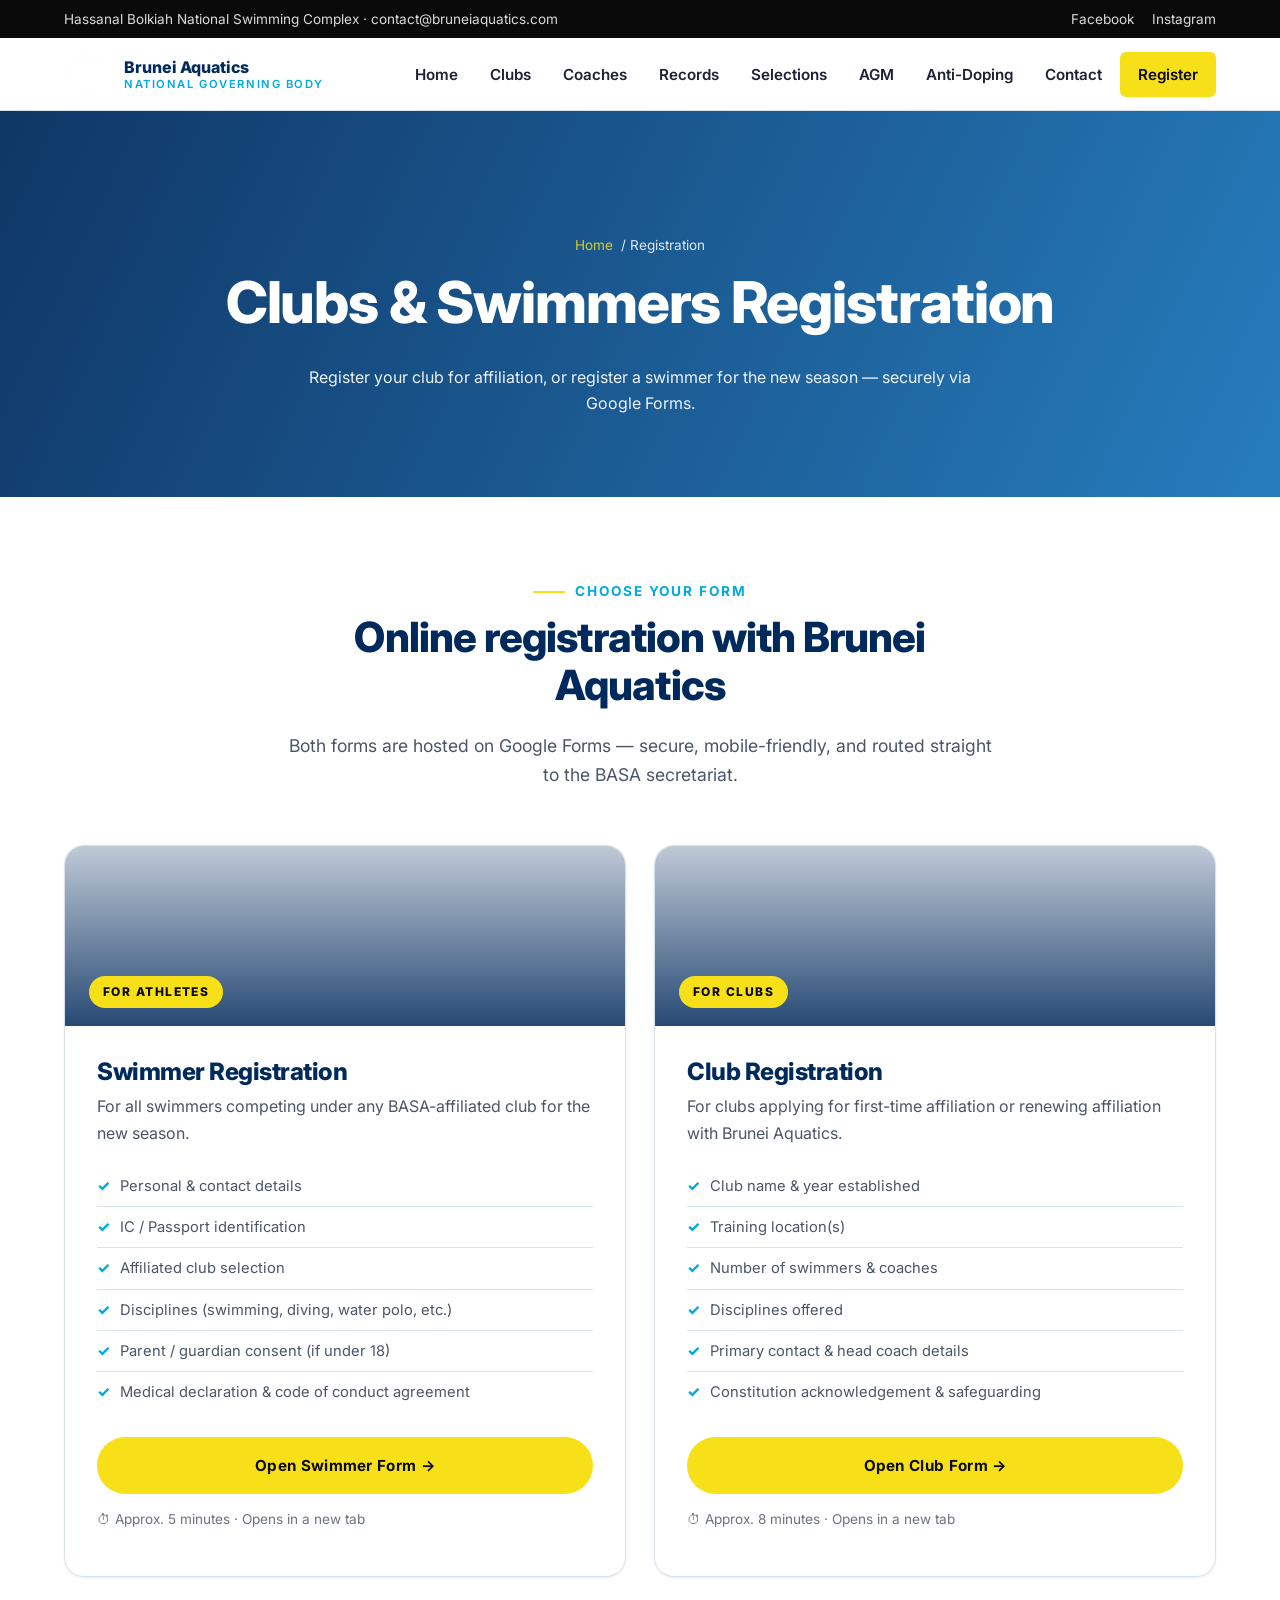
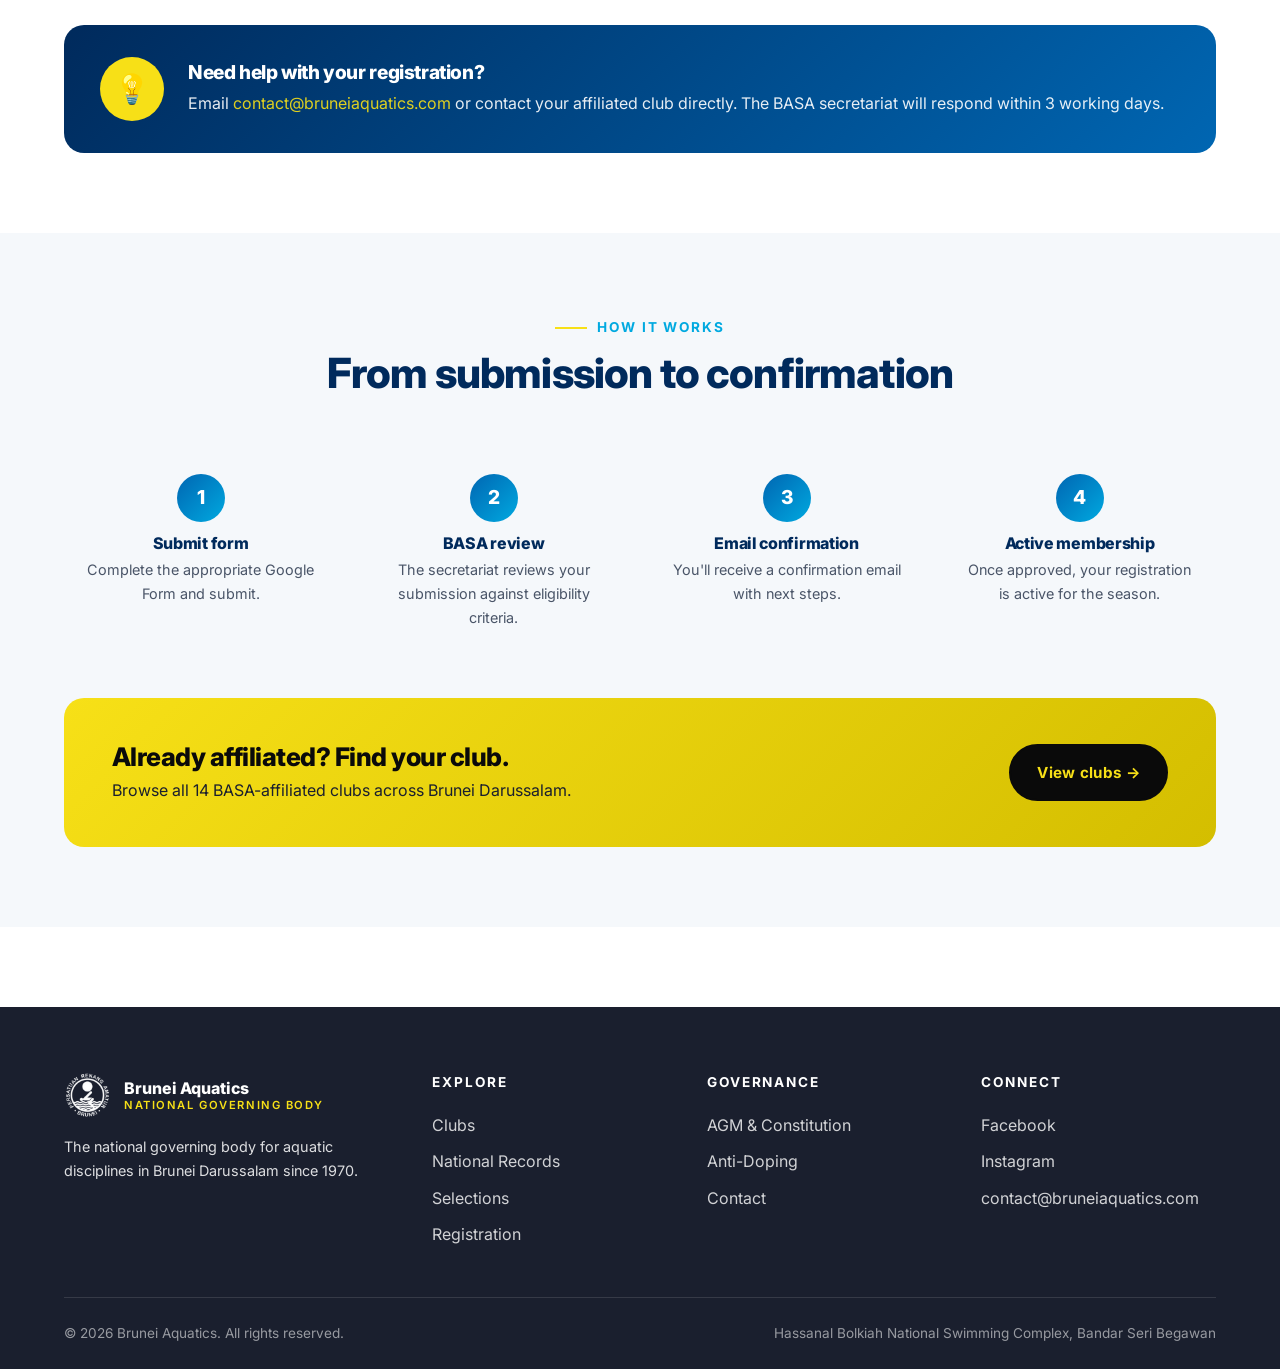
<file: register.html>
<!DOCTYPE html>
<html lang="en">
<head>
<meta charset="UTF-8">
<meta name="viewport" content="width=device-width, initial-scale=1.0">
<title>Clubs &amp; Swimmers Registration — Brunei Aquatics</title>
<meta name="description" content="Register a new club or a swimmer with Brunei Aquatics. Online registration via Google Forms.">
<link rel="icon" href="images/logo.png">
<link rel="preconnect" href="https://fonts.googleapis.com">
<link rel="preconnect" href="https://fonts.gstatic.com" crossorigin>
<link href="https://fonts.googleapis.com/css2?family=Inter:wght@400;500;600;700;800;900&display=swap" rel="stylesheet">
<link rel="stylesheet" href="css/styles.css">
<style>
  /* Page-specific styles for the two registration cards */
  .reg-grid {
    display: grid;
    grid-template-columns: 1fr 1fr;
    gap: 28px;
    margin-top: 16px;
  }
  @media (max-width: 880px) { .reg-grid { grid-template-columns: 1fr; } }

  .reg-card {
    position: relative;
    background: white;
    border: 1px solid var(--c-border);
    border-radius: var(--radius-lg);
    padding: 0;
    overflow: hidden;
    box-shadow: var(--shadow-sm);
    transition: transform .25s var(--ease), box-shadow .25s var(--ease);
    display: flex;
    flex-direction: column;
  }
  .reg-card:hover {
    transform: translateY(-4px);
    box-shadow: var(--shadow-lg);
  }
  .reg-card .reg-banner {
    height: 180px;
    background-size: cover;
    background-position: center;
    position: relative;
  }
  .reg-card .reg-banner::after {
    content: "";
    position: absolute; inset: 0;
    background: linear-gradient(180deg, rgba(0, 42, 92, .25), rgba(0, 42, 92, .85));
  }
  .reg-card .reg-banner.swimmer {
    background-image: url('https://images.unsplash.com/photo-1530549387789-4c1017266635?auto=format&fit=crop&w=1400&q=80');
  }
  .reg-card .reg-banner.club {
    background-image: url('https://images.unsplash.com/photo-1519315901367-f34ff9154487?auto=format&fit=crop&w=1400&q=80');
  }
  .reg-card .reg-banner .badge {
    position: absolute;
    bottom: 18px; left: 24px;
    background: var(--c-yellow);
    color: var(--c-black);
    padding: 6px 14px;
    border-radius: 999px;
    font-weight: 800;
    font-size: .75rem;
    letter-spacing: .12em;
    text-transform: uppercase;
    z-index: 1;
  }
  .reg-card .reg-body {
    padding: 32px;
    display: flex;
    flex-direction: column;
    flex: 1;
  }
  .reg-card h3 {
    margin: 0 0 8px;
    font-size: 1.5rem;
  }
  .reg-card .lead {
    color: var(--c-text-soft);
    margin-bottom: 20px;
  }
  .reg-card ul {
    list-style: none;
    padding: 0;
    margin: 0 0 24px;
    flex: 1;
  }
  .reg-card ul li {
    padding: 8px 0;
    border-bottom: 1px solid var(--c-border);
    font-size: .92rem;
    color: var(--c-text-soft);
    display: flex;
    align-items: flex-start;
    gap: 10px;
  }
  .reg-card ul li:last-child { border-bottom: 0; }
  .reg-card ul li::before {
    content: "✓";
    color: var(--c-cyan);
    font-weight: 800;
    flex-shrink: 0;
  }
  .reg-card .cta-row {
    display: flex;
    gap: 10px;
    flex-wrap: wrap;
  }
  .reg-card .btn { flex: 1; justify-content: center; min-width: 0; }

  .info-strip {
    margin-top: 48px;
    background: linear-gradient(135deg, var(--c-blue-900), var(--c-blue-700));
    color: white;
    padding: 32px 36px;
    border-radius: var(--radius-lg);
    display: grid;
    grid-template-columns: auto 1fr;
    gap: 24px;
    align-items: center;
  }
  .info-strip .icon-circle {
    width: 64px; height: 64px;
    background: var(--c-yellow);
    color: var(--c-black);
    border-radius: 50%;
    display: grid; place-items: center;
    font-size: 1.8rem;
    flex-shrink: 0;
  }
  .info-strip h3 { color: white; margin: 0 0 6px; font-size: 1.2rem; }
  .info-strip p { margin: 0; opacity: .9; }
  @media (max-width: 600px) {
    .info-strip { grid-template-columns: 1fr; text-align: center; }
    .info-strip .icon-circle { margin: 0 auto; }
  }

  .steps {
    display: grid;
    grid-template-columns: repeat(auto-fit, minmax(220px, 1fr));
    gap: 20px;
    margin-top: 24px;
  }
  .step {
    text-align: center;
    padding: 20px;
  }
  .step .num {
    width: 48px; height: 48px;
    margin: 0 auto 12px;
    border-radius: 50%;
    background: linear-gradient(135deg, var(--c-blue-700), var(--c-cyan));
    color: white;
    display: grid; place-items: center;
    font-weight: 800;
    font-size: 1.2rem;
  }
  .step h4 { margin: 0 0 6px; font-size: 1rem; }
  .step p { margin: 0; font-size: .9rem; color: var(--c-text-soft); }
</style>
</head>
<body>

<div class="topbar">
  <div class="container">
    <div>Hassanal Bolkiah National Swimming Complex · contact@bruneiaquatics.com</div>
    <div class="socials">
      <a href="https://facebook.com/BASABrunei" target="_blank" rel="noopener">Facebook</a>
      <a href="https://instagram.com/bdsa_brunei" target="_blank" rel="noopener">Instagram</a>
    </div>
  </div>
</div>

<header class="site-header">
  <div class="container">
    <nav class="nav">
      <a href="index.html" class="brand">
        <img src="images/logo.png" alt="Brunei Aquatics logo">
        <span class="brand-text">Brunei Aquatics<small>National Governing Body</small></span>
      </a>
      <button class="nav-toggle" aria-label="Toggle navigation" aria-expanded="false">
        <svg viewBox="0 0 24 24" fill="none" stroke="currentColor" stroke-width="2"><line x1="4" y1="6" x2="20" y2="6"/><line x1="4" y1="12" x2="20" y2="12"/><line x1="4" y1="18" x2="20" y2="18"/></svg>
      </button>
      <ul class="nav-links">
        <li><a href="index.html">Home</a></li>
        <li><a href="clubs.html">Clubs</a></li>
        <li><a href="coaches.html">Coaches</a></li>
        <li><a href="records.html">Records</a></li>
        <li><a href="selections.html">Selections</a></li>
        <li><a href="agm.html">AGM</a></li>
        <li><a href="anti-doping.html">Anti-Doping</a></li>
        <li><a href="contact.html">Contact</a></li>
        <li><a href="register.html" class="cta">Register</a></li>
      </ul>
    </nav>
  </div>
</header>

<section class="page-hero">
  <div class="container">
    <div class="breadcrumb"><a href="index.html">Home</a> / Registration</div>
    <h1>Clubs &amp; Swimmers Registration</h1>
    <p style="max-width:680px; margin:14px auto 0; opacity:.92;">Register your club for affiliation, or register a swimmer for the new season — securely via Google Forms.</p>
  </div>
</section>

<section>
  <div class="container">
    <div class="heading-center reveal">
      <span class="section-eyebrow">Choose your form</span>
      <h2>Online registration with Brunei Aquatics</h2>
      <p>Both forms are hosted on Google Forms — secure, mobile-friendly, and routed straight to the BASA secretariat.</p>
    </div>

    <div class="reg-grid">

      <!-- SWIMMER REGISTRATION CARD -->
      <article class="reg-card reveal">
        <div class="reg-banner swimmer">
          <span class="badge">For athletes</span>
        </div>
        <div class="reg-body">
          <h3>Swimmer Registration</h3>
          <p class="lead">For all swimmers competing under any BASA-affiliated club for the new season.</p>
          <ul>
            <li>Personal &amp; contact details</li>
            <li>IC / Passport identification</li>
            <li>Affiliated club selection</li>
            <li>Disciplines (swimming, diving, water polo, etc.)</li>
            <li>Parent / guardian consent (if under 18)</li>
            <li>Medical declaration &amp; code of conduct agreement</li>
          </ul>
          <div class="cta-row">
            <a href="https://docs.google.com/forms/d/1Aow7xpGPPO5ihSy5sRJ_h_ExGVU6OOJAZEusSTQORac/viewform"
               class="btn btn-primary"
               target="_blank" rel="noopener">
              Open Swimmer Form →
            </a>
          </div>
          <p style="margin-top:14px; font-size:.85rem; color:var(--c-text-muted);">
            ⏱ Approx. 5 minutes · Opens in a new tab
          </p>
        </div>
      </article>

      <!-- CLUB REGISTRATION CARD -->
      <article class="reg-card reveal">
        <div class="reg-banner club">
          <span class="badge">For clubs</span>
        </div>
        <div class="reg-body">
          <h3>Club Registration</h3>
          <p class="lead">For clubs applying for first-time affiliation or renewing affiliation with Brunei Aquatics.</p>
          <ul>
            <li>Club name &amp; year established</li>
            <li>Training location(s)</li>
            <li>Number of swimmers &amp; coaches</li>
            <li>Disciplines offered</li>
            <li>Primary contact &amp; head coach details</li>
            <li>Constitution acknowledgement &amp; safeguarding</li>
          </ul>
          <div class="cta-row">
            <a href="https://docs.google.com/forms/d/169OYCwIj_Dor_-OdCJzugKYfXP81ePaBX3WQR5CPRb4/viewform"
               class="btn btn-primary"
               target="_blank" rel="noopener">
              Open Club Form →
            </a>
          </div>
          <p style="margin-top:14px; font-size:.85rem; color:var(--c-text-muted);">
            ⏱ Approx. 8 minutes · Opens in a new tab
          </p>
        </div>
      </article>
    </div>

    <!-- Help strip -->
    <div class="info-strip reveal">
      <div class="icon-circle">💡</div>
      <div>
        <h3>Need help with your registration?</h3>
        <p>Email <a href="mailto:contact@bruneiaquatics.com" style="color:var(--c-yellow);">contact@bruneiaquatics.com</a> or contact your affiliated club directly. The BASA secretariat will respond within 3 working days.</p>
      </div>
    </div>
  </div>
</section>

<!-- HOW IT WORKS -->
<section class="section-alt">
  <div class="container">
    <div class="heading-center reveal">
      <span class="section-eyebrow">How it works</span>
      <h2>From submission to confirmation</h2>
    </div>
    <div class="steps">
      <div class="step reveal">
        <div class="num">1</div>
        <h4>Submit form</h4>
        <p>Complete the appropriate Google Form and submit.</p>
      </div>
      <div class="step reveal">
        <div class="num">2</div>
        <h4>BASA review</h4>
        <p>The secretariat reviews your submission against eligibility criteria.</p>
      </div>
      <div class="step reveal">
        <div class="num">3</div>
        <h4>Email confirmation</h4>
        <p>You'll receive a confirmation email with next steps.</p>
      </div>
      <div class="step reveal">
        <div class="num">4</div>
        <h4>Active membership</h4>
        <p>Once approved, your registration is active for the season.</p>
      </div>
    </div>

    <div class="cta-strip reveal mt-48">
      <div>
        <h3>Already affiliated? Find your club.</h3>
        <p>Browse all 14 BASA-affiliated clubs across Brunei Darussalam.</p>
      </div>
      <a href="clubs.html" class="btn">View clubs →</a>
    </div>
  </div>
</section>

<footer class="footer">
  <div class="container">
    <div class="footer-grid">
      <div class="footer-brand">
        <a href="index.html" class="brand">
          <img src="images/logo.png" alt="" style="height:48px;">
          <span class="brand-text">Brunei Aquatics<small>National Governing Body</small></span>
        </a>
        <p style="margin-top:16px;">The national governing body for aquatic disciplines in Brunei Darussalam since 1970.</p>
      </div>
      <div><h5>Explore</h5><ul>
        <li><a href="clubs.html">Clubs</a></li><li><a href="records.html">National Records</a></li>
        <li><a href="selections.html">Selections</a></li><li><a href="register.html">Registration</a></li>
      </ul></div>
      <div><h5>Governance</h5><ul>
        <li><a href="agm.html">AGM &amp; Constitution</a></li><li><a href="anti-doping.html">Anti-Doping</a></li>
        <li><a href="contact.html">Contact</a></li>
      </ul></div>
      <div><h5>Connect</h5><ul>
        <li><a href="https://facebook.com/BASABrunei" target="_blank" rel="noopener">Facebook</a></li>
        <li><a href="https://instagram.com/bdsa_brunei" target="_blank" rel="noopener">Instagram</a></li>
        <li><a href="mailto:contact@bruneiaquatics.com">contact@bruneiaquatics.com</a></li>
      </ul></div>
    </div>
    <div class="footer-bottom">
      <div>© <span id="year"></span> Brunei Aquatics. All rights reserved.</div>
      <div>Hassanal Bolkiah National Swimming Complex, Bandar Seri Begawan</div>
    </div>
  </div>
</footer>

<script src="js/main.js"></script>
</body>
</html>
</file>
<file: css/styles.css>
/* ============================================================
   Brunei Aquatics (BASA) — Design System
   Brand: World Aquatics deep blue/cyan + Brunei yellow & black
   ============================================================ */

:root {
  /* Brand */
  --c-blue-900: #002a5c;
  --c-blue-700: #0066b2;   /* primary */
  --c-blue-500: #1e88d6;
  --c-cyan: #00a9e0;       /* accent */
  --c-yellow: #f7e017;     /* Brunei yellow */
  --c-yellow-dark: #d4be00;
  --c-black: #0a0a0a;
  --c-charcoal: #1a1f2e;

  /* Neutrals */
  --c-white: #ffffff;
  --c-bg: #f5f8fb;
  --c-bg-alt: #eaf1f7;
  --c-border: #d9e2ec;
  --c-text: #1a2233;
  --c-text-soft: #4a5568;
  --c-text-muted: #6b7280;

  /* Layout */
  --container: 1200px;
  --radius-sm: 6px;
  --radius: 12px;
  --radius-lg: 20px;
  --shadow-sm: 0 1px 3px rgba(10, 30, 60, .08);
  --shadow: 0 8px 24px rgba(10, 30, 60, .10);
  --shadow-lg: 0 24px 60px rgba(10, 30, 60, .18);

  /* Type */
  --font-display: 'Inter', 'Segoe UI', system-ui, -apple-system, sans-serif;
  --font-body: 'Inter', 'Segoe UI', system-ui, -apple-system, sans-serif;

  /* Motion */
  --ease: cubic-bezier(.2, .7, .2, 1);
}

* { box-sizing: border-box; }
html { scroll-behavior: smooth; -webkit-text-size-adjust: 100%; }

body {
  margin: 0;
  font-family: var(--font-body);
  font-size: 16px;
  line-height: 1.65;
  color: var(--c-text);
  background: var(--c-white);
  -webkit-font-smoothing: antialiased;
}

img { max-width: 100%; display: block; }
a { color: var(--c-blue-700); text-decoration: none; transition: color .2s var(--ease); }
a:hover { color: var(--c-cyan); }

h1, h2, h3, h4 {
  font-family: var(--font-display);
  font-weight: 800;
  line-height: 1.15;
  letter-spacing: -0.02em;
  color: var(--c-blue-900);
  margin: 0 0 .5em;
}
h1 { font-size: clamp(2.2rem, 5vw, 3.6rem); }
h2 { font-size: clamp(1.8rem, 3.6vw, 2.6rem); }
h3 { font-size: 1.35rem; }
p { margin: 0 0 1em; }

.container { max-width: var(--container); margin: 0 auto; padding: 0 24px; }

/* ====== TOP BAR ============================================ */
.topbar {
  background: var(--c-black);
  color: rgba(255, 255, 255, .85);
  font-size: .85rem;
  padding: 8px 0;
}
.topbar .container {
  display: flex;
  justify-content: space-between;
  align-items: center;
  gap: 16px;
  flex-wrap: wrap;
}
.topbar a { color: rgba(255, 255, 255, .85); }
.topbar a:hover { color: var(--c-yellow); }
.topbar .socials a { margin-left: 14px; }

/* ====== NAVIGATION ========================================= */
.site-header {
  position: sticky; top: 0; z-index: 100;
  background: rgba(255, 255, 255, .96);
  backdrop-filter: saturate(140%) blur(8px);
  border-bottom: 1px solid var(--c-border);
}
.nav {
  display: flex; align-items: center; justify-content: space-between;
  padding: 12px 0;
  gap: 24px;
}
.brand {
  display: flex; align-items: center; gap: 12px;
  text-decoration: none;
}
.brand img { height: 48px; width: auto; }
.brand-text {
  font-family: var(--font-display);
  font-weight: 800; line-height: 1;
  color: var(--c-blue-900);
}
.brand-text small {
  display: block;
  font-size: .7rem;
  font-weight: 600;
  letter-spacing: .14em;
  color: var(--c-cyan);
  text-transform: uppercase;
  margin-top: 4px;
}

.nav-links {
  display: flex; gap: 4px; list-style: none; padding: 0; margin: 0;
}
.nav-links a {
  display: inline-block;
  padding: 10px 14px;
  color: var(--c-text);
  font-weight: 600;
  font-size: .95rem;
  border-radius: var(--radius-sm);
  position: relative;
}
.nav-links a:hover,
.nav-links a.active {
  color: var(--c-blue-700);
  background: var(--c-bg-alt);
}
.nav-links a.cta {
  background: var(--c-yellow);
  color: var(--c-black);
  padding-inline: 18px;
}
.nav-links a.cta:hover { background: var(--c-yellow-dark); color: var(--c-black); }

.nav-toggle {
  display: none;
  background: transparent; border: 0; cursor: pointer;
  padding: 8px; color: var(--c-blue-900);
}
.nav-toggle svg { width: 28px; height: 28px; }

@media (max-width: 920px) {
  .nav-toggle { display: inline-flex; }
  .nav-links {
    position: absolute;
    top: 100%; left: 0; right: 0;
    flex-direction: column;
    background: white;
    border-bottom: 1px solid var(--c-border);
    padding: 12px;
    gap: 4px;
    transform: translateY(-12px);
    opacity: 0;
    pointer-events: none;
    transition: all .2s var(--ease);
  }
  .nav-links.open { transform: none; opacity: 1; pointer-events: auto; }
  .nav-links a { display: block; }
}

/* ====== BUTTONS ============================================ */
.btn {
  display: inline-flex; align-items: center; gap: 8px;
  padding: 14px 26px;
  border-radius: 999px;
  font-weight: 700;
  font-size: .95rem;
  letter-spacing: .02em;
  border: 2px solid transparent;
  cursor: pointer;
  transition: transform .15s var(--ease), background .2s, color .2s, border-color .2s;
  text-decoration: none;
}
.btn:hover { transform: translateY(-2px); }
.btn-primary {
  background: var(--c-yellow);
  color: var(--c-black);
}
.btn-primary:hover { background: var(--c-yellow-dark); color: var(--c-black); }
.btn-secondary {
  background: transparent;
  color: white;
  border-color: rgba(255, 255, 255, .8);
}
.btn-secondary:hover { background: white; color: var(--c-blue-900); }
.btn-ghost {
  background: transparent;
  color: var(--c-blue-700);
  border-color: var(--c-blue-700);
}
.btn-ghost:hover { background: var(--c-blue-700); color: white; }

/* ====== HERO =============================================== */
.hero {
  position: relative;
  min-height: 88vh;
  display: flex; align-items: center;
  color: white;
  overflow: hidden;
  isolation: isolate;
}
.hero::before {
  content: "";
  position: absolute; inset: 0;
  background:
    linear-gradient(115deg, rgba(0, 42, 92, .92) 0%, rgba(0, 102, 178, .75) 55%, rgba(0, 169, 224, .35) 100%),
    url('https://images.unsplash.com/photo-1530549387789-4c1017266635?auto=format&fit=crop&w=2000&q=80') center/cover;
  z-index: -2;
}
.hero::after {
  content: "";
  position: absolute; left: 0; right: 0; bottom: -1px; height: 120px;
  background: linear-gradient(to top, white, transparent);
  z-index: -1;
}
.hero-grid { display: grid; gap: 32px; align-items: center; }
.hero-eyebrow {
  display: inline-flex; align-items: center; gap: 8px;
  background: rgba(247, 224, 23, .15);
  color: var(--c-yellow);
  padding: 6px 14px;
  border-radius: 999px;
  font-weight: 700;
  font-size: .8rem;
  letter-spacing: .14em;
  text-transform: uppercase;
  border: 1px solid rgba(247, 224, 23, .35);
}
.hero h1 {
  color: white;
  font-size: clamp(2.6rem, 6vw, 4.4rem);
  line-height: 1.05;
  margin: 18px 0 18px;
}
.hero h1 .accent {
  color: var(--c-yellow);
  position: relative;
  display: inline-block;
}
.hero p {
  font-size: 1.15rem;
  max-width: 620px;
  color: rgba(255, 255, 255, .9);
}
.hero-actions { display: flex; gap: 14px; flex-wrap: wrap; margin-top: 28px; }

.hero-stats {
  display: flex; gap: 32px; flex-wrap: wrap; margin-top: 56px;
  padding-top: 28px; border-top: 1px solid rgba(255, 255, 255, .2);
}
.hero-stat strong {
  display: block;
  font-size: clamp(2rem, 3.4vw, 2.8rem);
  font-weight: 800; color: var(--c-yellow); line-height: 1;
}
.hero-stat span { font-size: .85rem; opacity: .85; letter-spacing: .08em; text-transform: uppercase; }

/* ====== SECTIONS =========================================== */
section { padding: 80px 0; }
.section-eyebrow {
  display: inline-block;
  color: var(--c-cyan);
  font-weight: 700;
  font-size: .85rem;
  letter-spacing: .14em;
  text-transform: uppercase;
  margin-bottom: 12px;
}
.section-eyebrow::before {
  content: ""; display: inline-block;
  width: 32px; height: 2px; background: var(--c-yellow);
  vertical-align: middle; margin-right: 10px;
}

/* Mission/Vision split */
.mv-grid {
  display: grid; grid-template-columns: 1fr 1fr; gap: 24px;
}
.mv-card {
  position: relative;
  padding: 40px;
  border-radius: var(--radius-lg);
  color: white;
  overflow: hidden; isolation: isolate;
}
.mv-card.mission { background: linear-gradient(135deg, var(--c-blue-900), var(--c-blue-700)); }
.mv-card.vision { background: linear-gradient(135deg, var(--c-blue-700), var(--c-cyan)); }
.mv-card h3 { color: white; font-size: 1.5rem; }
.mv-card p { font-size: 1.1rem; opacity: .95; margin: 0; }
.mv-card .icon-bg {
  position: absolute; right: -20px; bottom: -20px;
  font-size: 12rem; opacity: .12; line-height: 1;
}

@media (max-width: 760px) { .mv-grid { grid-template-columns: 1fr; } }

/* Objectives / values cards */
.cards-grid { display: grid; grid-template-columns: repeat(auto-fit, minmax(230px, 1fr)); gap: 20px; }
.feature-card {
  background: white;
  border: 1px solid var(--c-border);
  border-radius: var(--radius);
  padding: 28px;
  transition: transform .25s var(--ease), box-shadow .25s var(--ease), border-color .25s;
}
.feature-card:hover {
  transform: translateY(-4px);
  box-shadow: var(--shadow);
  border-color: var(--c-cyan);
}
.feature-card .ico {
  width: 48px; height: 48px; border-radius: 12px;
  display: grid; place-items: center;
  background: linear-gradient(135deg, var(--c-blue-700), var(--c-cyan));
  color: white;
  margin-bottom: 16px;
  font-size: 1.4rem;
}
.feature-card h4 { color: var(--c-blue-900); margin: 0 0 8px; font-size: 1.05rem; }
.feature-card p { font-size: .94rem; color: var(--c-text-soft); margin: 0; }

/* Banded section (alt background) */
.section-alt { background: var(--c-bg); }
.section-dark {
  background:
    linear-gradient(115deg, var(--c-blue-900), var(--c-charcoal));
  color: white;
}
.section-dark h2 { color: white; }
.section-dark .section-eyebrow { color: var(--c-yellow); }

/* Section heading center variant */
.heading-center { text-align: center; max-width: 720px; margin: 0 auto 56px; }
.heading-center p { color: var(--c-text-soft); font-size: 1.1rem; }

/* About/Strategic */
.split-grid { display: grid; grid-template-columns: 1.1fr 1fr; gap: 56px; align-items: center; }
.split-grid img { border-radius: var(--radius-lg); box-shadow: var(--shadow); width: 100%; height: auto; }
@media (max-width: 880px) { .split-grid { grid-template-columns: 1fr; } }

/* Exec committee */
.committee-grid { display: grid; grid-template-columns: repeat(auto-fit, minmax(220px, 1fr)); gap: 18px; }
.member-card {
  background: white;
  border-radius: var(--radius);
  padding: 24px;
  border: 1px solid var(--c-border);
  text-align: center;
  position: relative;
  overflow: hidden;
}
.member-card::before {
  content: "";
  position: absolute; top: 0; left: 0; right: 0; height: 4px;
  background: linear-gradient(90deg, var(--c-blue-700), var(--c-yellow));
}
.member-card .role {
  display: inline-block;
  font-size: .72rem; letter-spacing: .12em;
  text-transform: uppercase; font-weight: 700;
  color: var(--c-cyan);
  background: rgba(0, 169, 224, .1);
  padding: 4px 10px;
  border-radius: 999px;
  margin-bottom: 10px;
}
.member-card .name {
  font-weight: 700; color: var(--c-blue-900); font-size: 1rem; line-height: 1.3;
}
.member-card.president::before { background: var(--c-yellow); height: 6px; }

/* CTA strip */
.cta-strip {
  background: linear-gradient(135deg, var(--c-yellow) 0%, var(--c-yellow-dark) 100%);
  color: var(--c-black);
  border-radius: var(--radius-lg);
  padding: 44px 48px;
  display: flex; justify-content: space-between; align-items: center;
  gap: 24px; flex-wrap: wrap;
  margin-top: 24px;
}
.cta-strip h3 { color: var(--c-black); margin: 0; font-size: 1.6rem; }
.cta-strip p { margin: 6px 0 0; color: var(--c-charcoal); }
.cta-strip .btn { background: var(--c-black); color: var(--c-yellow); border-color: var(--c-black); }
.cta-strip .btn:hover { background: var(--c-charcoal); color: var(--c-yellow); }

/* ====== TABLES (RECORDS) =================================== */
.records-tabs {
  display: flex; gap: 8px; flex-wrap: wrap;
  margin-bottom: 24px;
}
.tab-btn {
  border: 1px solid var(--c-border);
  background: white;
  color: var(--c-text);
  padding: 10px 20px;
  border-radius: 999px;
  font-weight: 600; font-size: .9rem;
  cursor: pointer;
  transition: all .2s var(--ease);
}
.tab-btn:hover { border-color: var(--c-blue-700); color: var(--c-blue-700); }
.tab-btn.active {
  background: var(--c-blue-900); color: white; border-color: var(--c-blue-900);
}
.records-controls {
  display: flex; gap: 12px; flex-wrap: wrap; align-items: center;
  margin-bottom: 20px;
}
.records-controls input,
.records-controls select {
  padding: 12px 16px;
  border: 1px solid var(--c-border);
  border-radius: var(--radius-sm);
  font: inherit;
  background: white;
  min-width: 180px;
}
.records-controls input:focus,
.records-controls select:focus {
  outline: none;
  border-color: var(--c-blue-700);
  box-shadow: 0 0 0 3px rgba(0, 102, 178, .15);
}
.records-table-wrap {
  background: white;
  border-radius: var(--radius);
  overflow: hidden;
  border: 1px solid var(--c-border);
  box-shadow: var(--shadow-sm);
  overflow-x: auto;
}
.records-table {
  width: 100%; border-collapse: collapse; min-width: 720px;
}
.records-table thead {
  background: var(--c-blue-900); color: white;
}
.records-table th {
  text-align: left; padding: 14px 16px;
  font-weight: 700; font-size: .8rem; letter-spacing: .08em; text-transform: uppercase;
}
.records-table tbody tr {
  border-top: 1px solid var(--c-border);
  transition: background .15s;
}
.records-table tbody tr:hover { background: var(--c-bg); }
.records-table td {
  padding: 14px 16px; font-size: .95rem; vertical-align: middle;
}
.records-table .event { font-weight: 700; color: var(--c-blue-900); }
.records-table .time {
  font-family: 'Courier New', monospace;
  font-weight: 700;
  color: var(--c-blue-700);
  background: rgba(0, 169, 224, .08);
  padding: 4px 10px; border-radius: 6px;
  display: inline-block;
}
.records-table .gender-tag {
  display: inline-block;
  padding: 3px 10px;
  border-radius: 999px;
  font-size: .72rem; font-weight: 700;
  letter-spacing: .08em;
  text-transform: uppercase;
}
.gender-tag.male { background: #dbeafe; color: #1e40af; }
.gender-tag.female { background: #fce7f3; color: #be185d; }

/* ====== CLUBS GRID ========================================= */
.clubs-grid { display: grid; grid-template-columns: repeat(auto-fit, minmax(280px, 1fr)); gap: 20px; }
.club-card {
  background: white;
  border-radius: var(--radius);
  padding: 24px;
  border: 1px solid var(--c-border);
  transition: transform .2s var(--ease), box-shadow .2s var(--ease);
  display: flex; flex-direction: column; gap: 8px;
}
.club-card:hover { transform: translateY(-3px); box-shadow: var(--shadow); }
.club-card h3 {
  margin: 0; font-size: 1.1rem; color: var(--c-blue-900);
  display: flex; align-items: center; gap: 10px;
}
.club-card h3 .dot {
  width: 10px; height: 10px; border-radius: 50%;
  background: var(--c-yellow); flex-shrink: 0;
}
.club-card .meta {
  display: flex; flex-direction: column; gap: 4px; margin-top: 8px;
  font-size: .9rem; color: var(--c-text-soft);
}
.club-card .meta a { color: var(--c-blue-700); }
.club-card .meta span svg { width: 14px; height: 14px; vertical-align: -2px; margin-right: 6px; }

/* ====== FORMS ============================================== */
.form-shell {
  background: white;
  border-radius: var(--radius-lg);
  padding: 40px;
  border: 1px solid var(--c-border);
  box-shadow: var(--shadow);
}
.form-grid { display: grid; grid-template-columns: 1fr 1fr; gap: 18px; }
.field { display: flex; flex-direction: column; gap: 6px; }
.field.full { grid-column: 1 / -1; }
.field label {
  font-size: .85rem; font-weight: 600;
  color: var(--c-blue-900); letter-spacing: .02em;
}
.field label .req { color: #dc2626; margin-left: 2px; }
.field input,
.field select,
.field textarea {
  padding: 12px 14px;
  border: 1px solid var(--c-border);
  border-radius: var(--radius-sm);
  font: inherit;
  background: white;
  transition: border-color .2s, box-shadow .2s;
}
.field input:focus,
.field select:focus,
.field textarea:focus {
  outline: none;
  border-color: var(--c-blue-700);
  box-shadow: 0 0 0 3px rgba(0, 102, 178, .15);
}
.field textarea { resize: vertical; min-height: 110px; }
.field .hint { font-size: .8rem; color: var(--c-text-muted); }
@media (max-width: 720px) { .form-grid { grid-template-columns: 1fr; } }

.reg-tabs { display: flex; gap: 0; margin-bottom: 28px; border-bottom: 2px solid var(--c-border); }
.reg-tabs button {
  background: transparent; border: 0;
  padding: 14px 24px;
  font: inherit; font-weight: 700;
  color: var(--c-text-muted);
  cursor: pointer;
  border-bottom: 3px solid transparent;
  margin-bottom: -2px;
}
.reg-tabs button.active {
  color: var(--c-blue-900);
  border-color: var(--c-yellow);
}

.form-success {
  background: #ecfdf5; border: 1px solid #10b981;
  color: #065f46; padding: 16px; border-radius: var(--radius-sm);
  margin-bottom: 16px; display: none;
}
.form-success.show { display: block; }

/* ====== Documents list ===================================== */
.doc-list { list-style: none; padding: 0; margin: 0; display: grid; gap: 10px; }
.doc-list li {
  background: white;
  border: 1px solid var(--c-border);
  border-radius: var(--radius-sm);
  padding: 16px 20px;
  display: flex; justify-content: space-between; align-items: center;
  gap: 14px;
  transition: border-color .2s, transform .2s;
}
.doc-list li:hover {
  border-color: var(--c-cyan);
  transform: translateX(4px);
}
.doc-list .doc-title { font-weight: 600; color: var(--c-blue-900); }
.doc-list .doc-meta { color: var(--c-text-muted); font-size: .85rem; }

/* ====== FOOTER ============================================= */
.footer {
  background: var(--c-charcoal);
  color: rgba(255, 255, 255, .85);
  padding: 64px 0 24px;
  margin-top: 80px;
}
.footer-grid {
  display: grid;
  grid-template-columns: 1.4fr 1fr 1fr 1fr;
  gap: 40px;
  padding-bottom: 40px;
  border-bottom: 1px solid rgba(255, 255, 255, .12);
}
@media (max-width: 880px) { .footer-grid { grid-template-columns: 1fr 1fr; } }
@media (max-width: 520px) { .footer-grid { grid-template-columns: 1fr; } }

.footer h5 {
  color: white; font-size: .85rem; letter-spacing: .14em;
  text-transform: uppercase; margin: 0 0 18px; font-weight: 700;
}
.footer ul { list-style: none; padding: 0; margin: 0; }
.footer li { margin-bottom: 10px; }
.footer a { color: rgba(255, 255, 255, .8); }
.footer a:hover { color: var(--c-yellow); }
.footer-brand p { font-size: .9rem; max-width: 320px; }
.footer-brand .brand-text { color: white; }
.footer-brand .brand-text small { color: var(--c-yellow); }
.footer-bottom {
  padding-top: 24px; display: flex; justify-content: space-between;
  flex-wrap: wrap; gap: 12px; font-size: .85rem;
  color: rgba(255, 255, 255, .55);
}
.footer-bottom a { color: rgba(255, 255, 255, .7); }

/* ====== Page hero (sub-pages) ============================== */
.page-hero {
  position: relative;
  padding: 120px 0 80px;
  background:
    linear-gradient(115deg, rgba(0, 42, 92, .94), rgba(0, 102, 178, .85)),
    url('https://images.unsplash.com/photo-1530549387789-4c1017266635?auto=format&fit=crop&w=1800&q=80') center/cover;
  color: white;
  text-align: center;
}
.page-hero h1 { color: white; }
.page-hero .breadcrumb {
  display: inline-flex; gap: 8px; align-items: center;
  font-size: .85rem; opacity: .85; margin-bottom: 12px;
}
.page-hero .breadcrumb a { color: var(--c-yellow); }

/* ====== Utility ============================================ */
.text-center { text-align: center; }
.mt-0 { margin-top: 0 !important; }
.mb-0 { margin-bottom: 0 !important; }
.mt-32 { margin-top: 32px; }
.mt-48 { margin-top: 48px; }
.bullet-list { padding-left: 1.2em; }
.bullet-list li { margin-bottom: 6px; }
.note-box {
  background: var(--c-bg); border-left: 4px solid var(--c-yellow);
  padding: 16px 20px; border-radius: var(--radius-sm);
  margin: 16px 0;
}
.note-box.info { border-color: var(--c-cyan); background: rgba(0, 169, 224, .08); }

/* Reveal-on-scroll */
.reveal { opacity: 0; transform: translateY(20px); transition: all .7s var(--ease); }
.reveal.visible { opacity: 1; transform: none; }

/* Print */
@media print {
  .site-header, .topbar, .footer, .nav-toggle, .hero-actions { display: none !important; }
}
</file>
